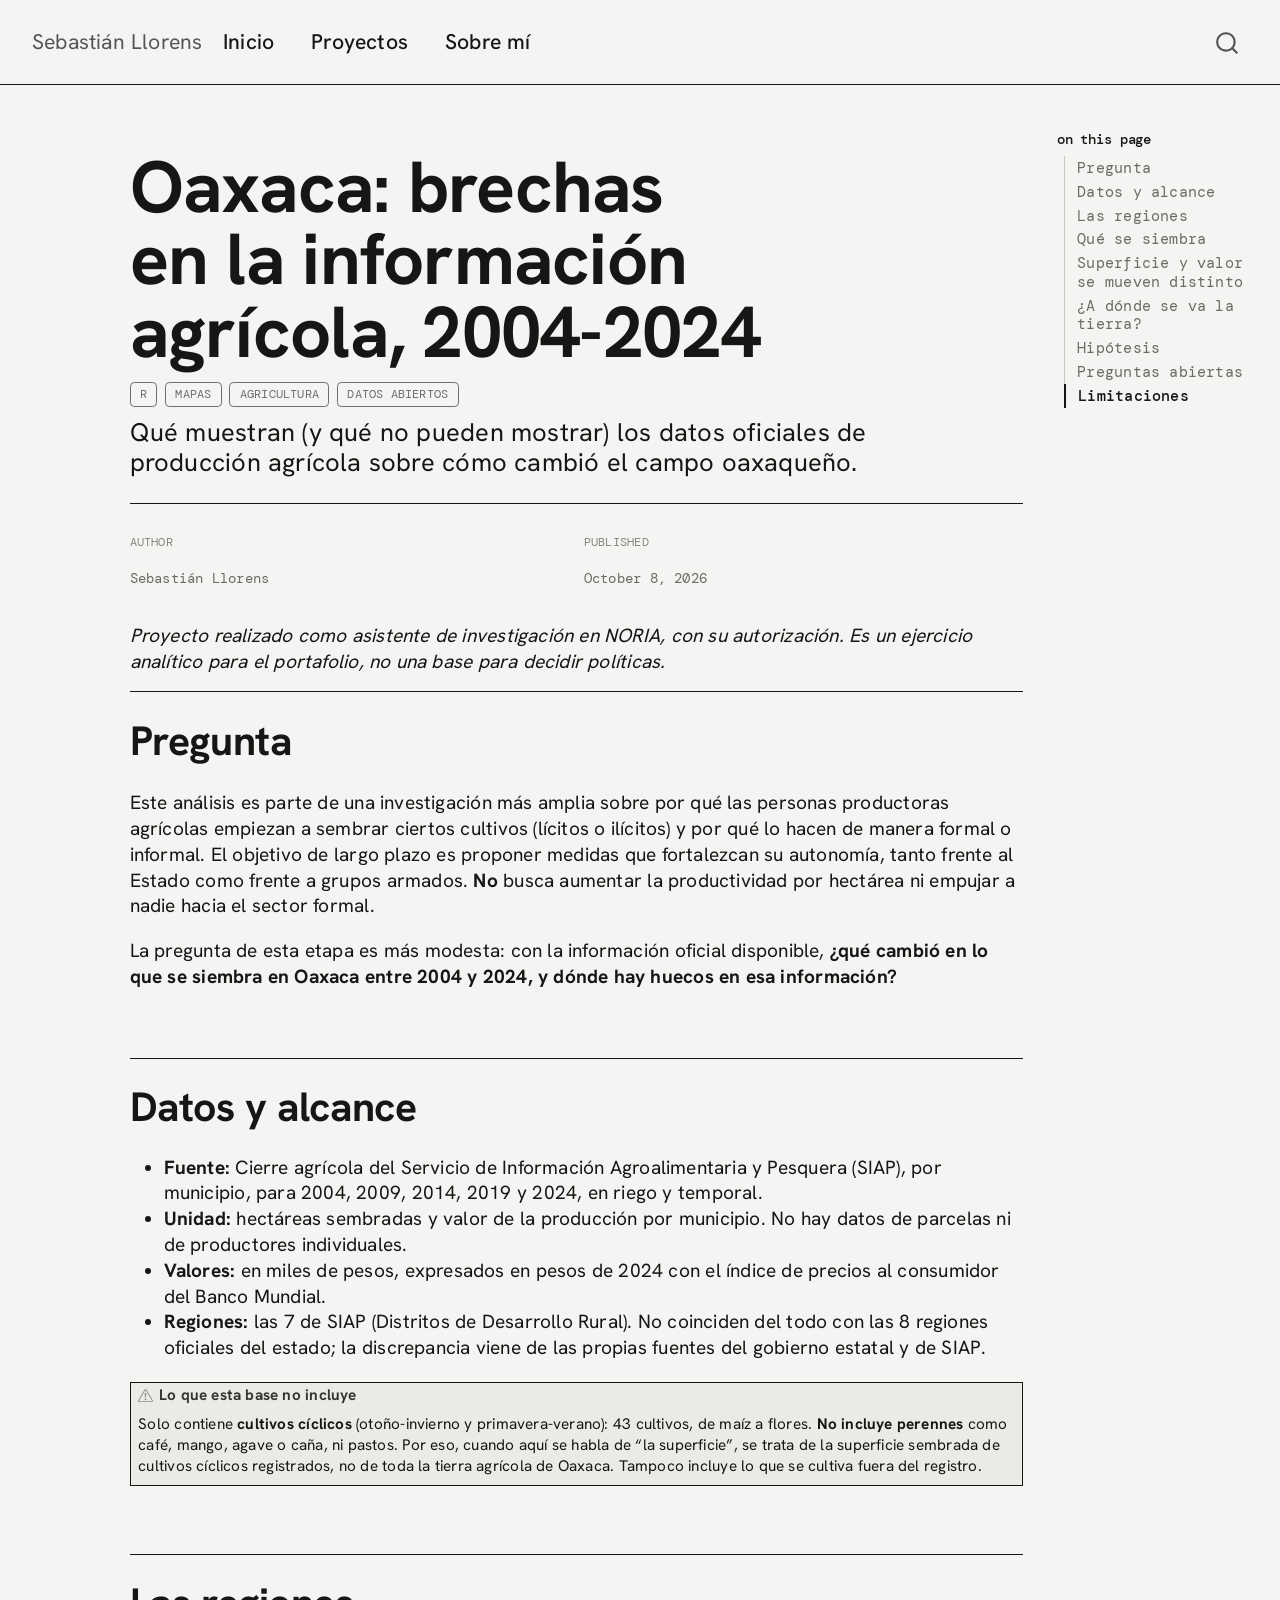
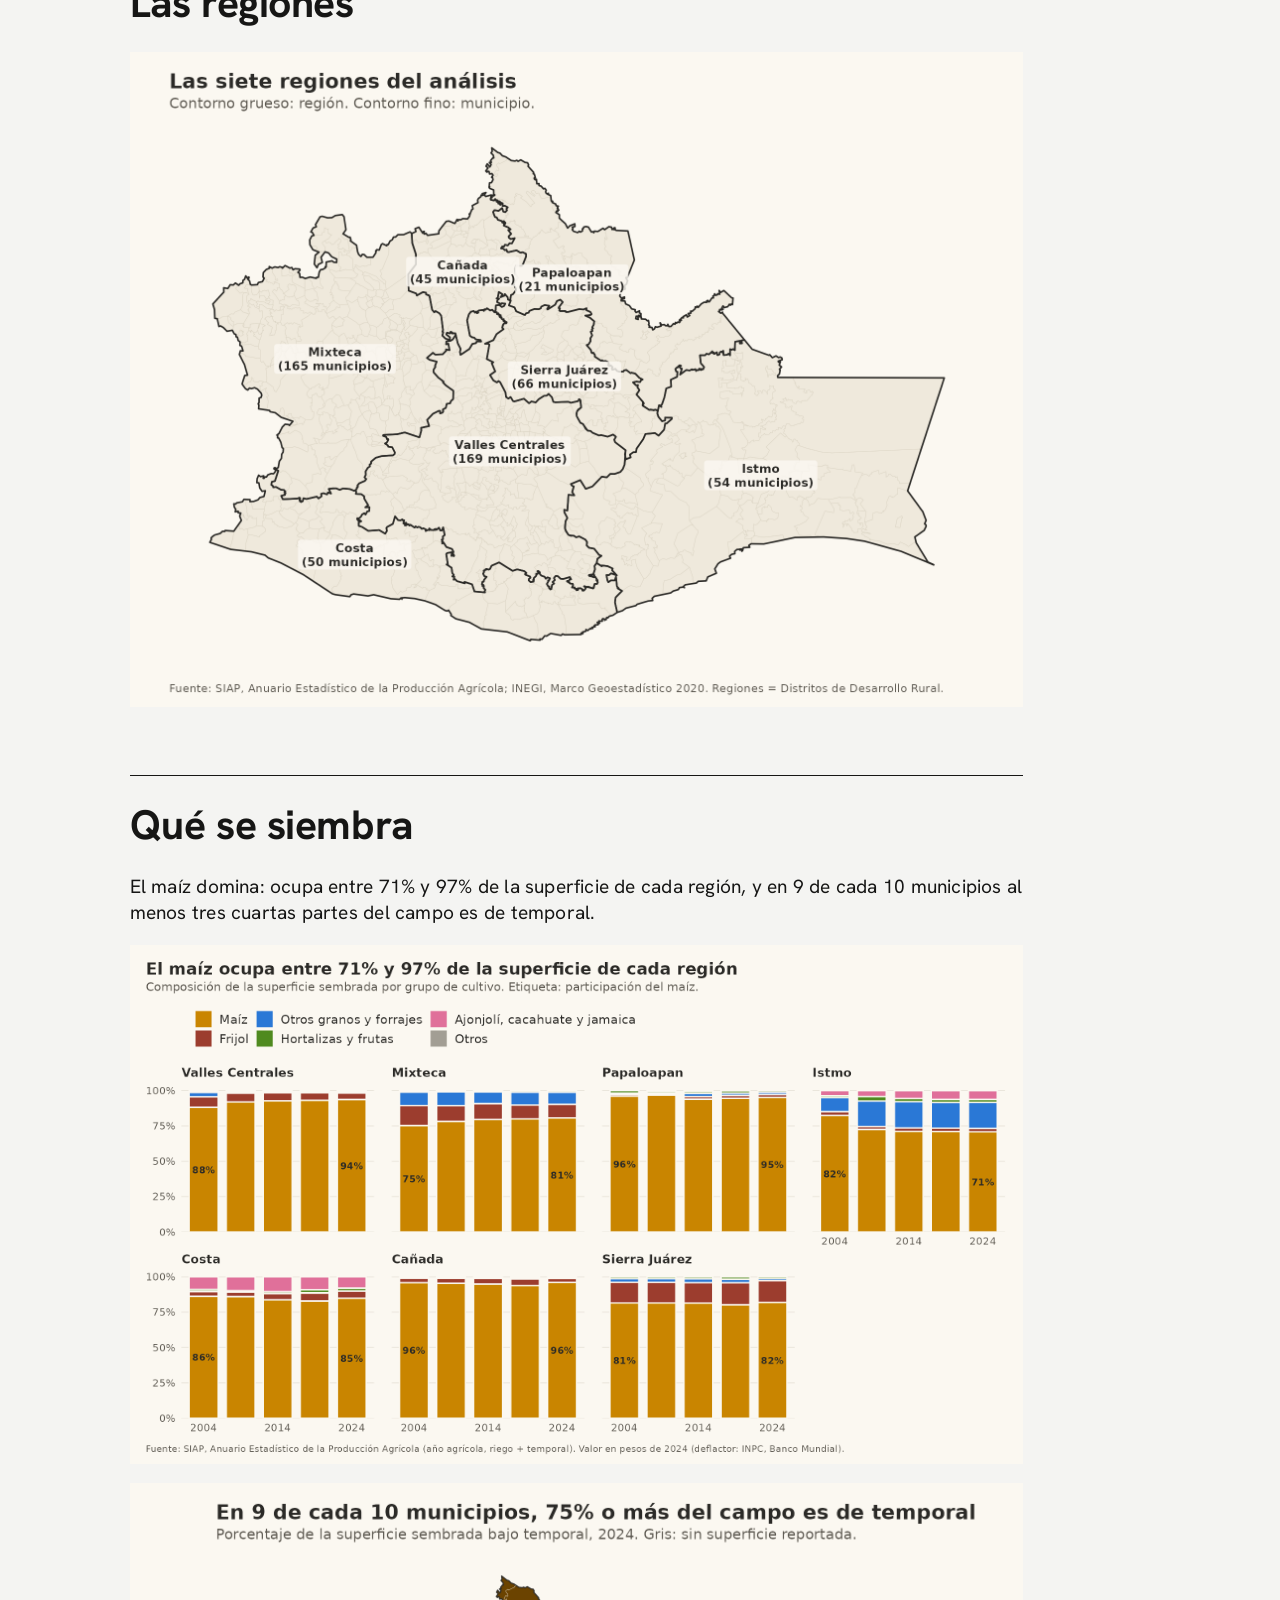
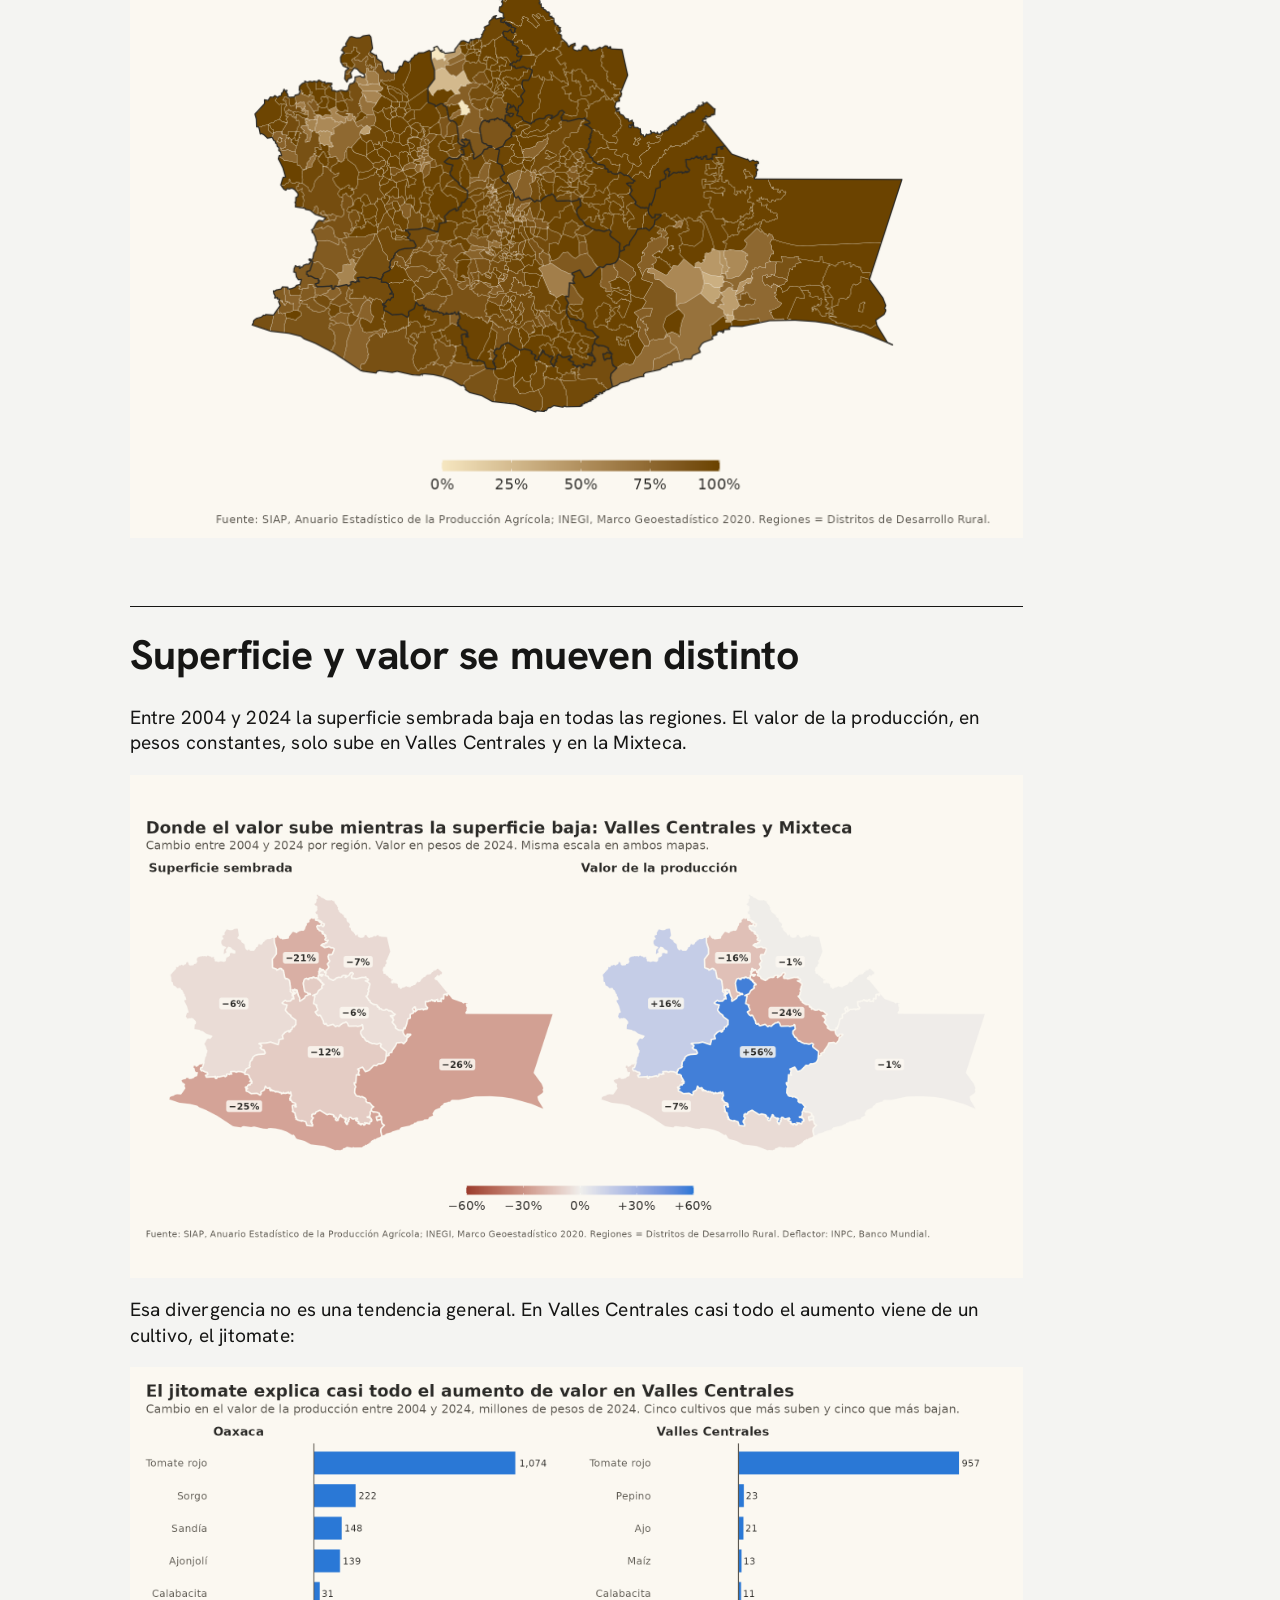
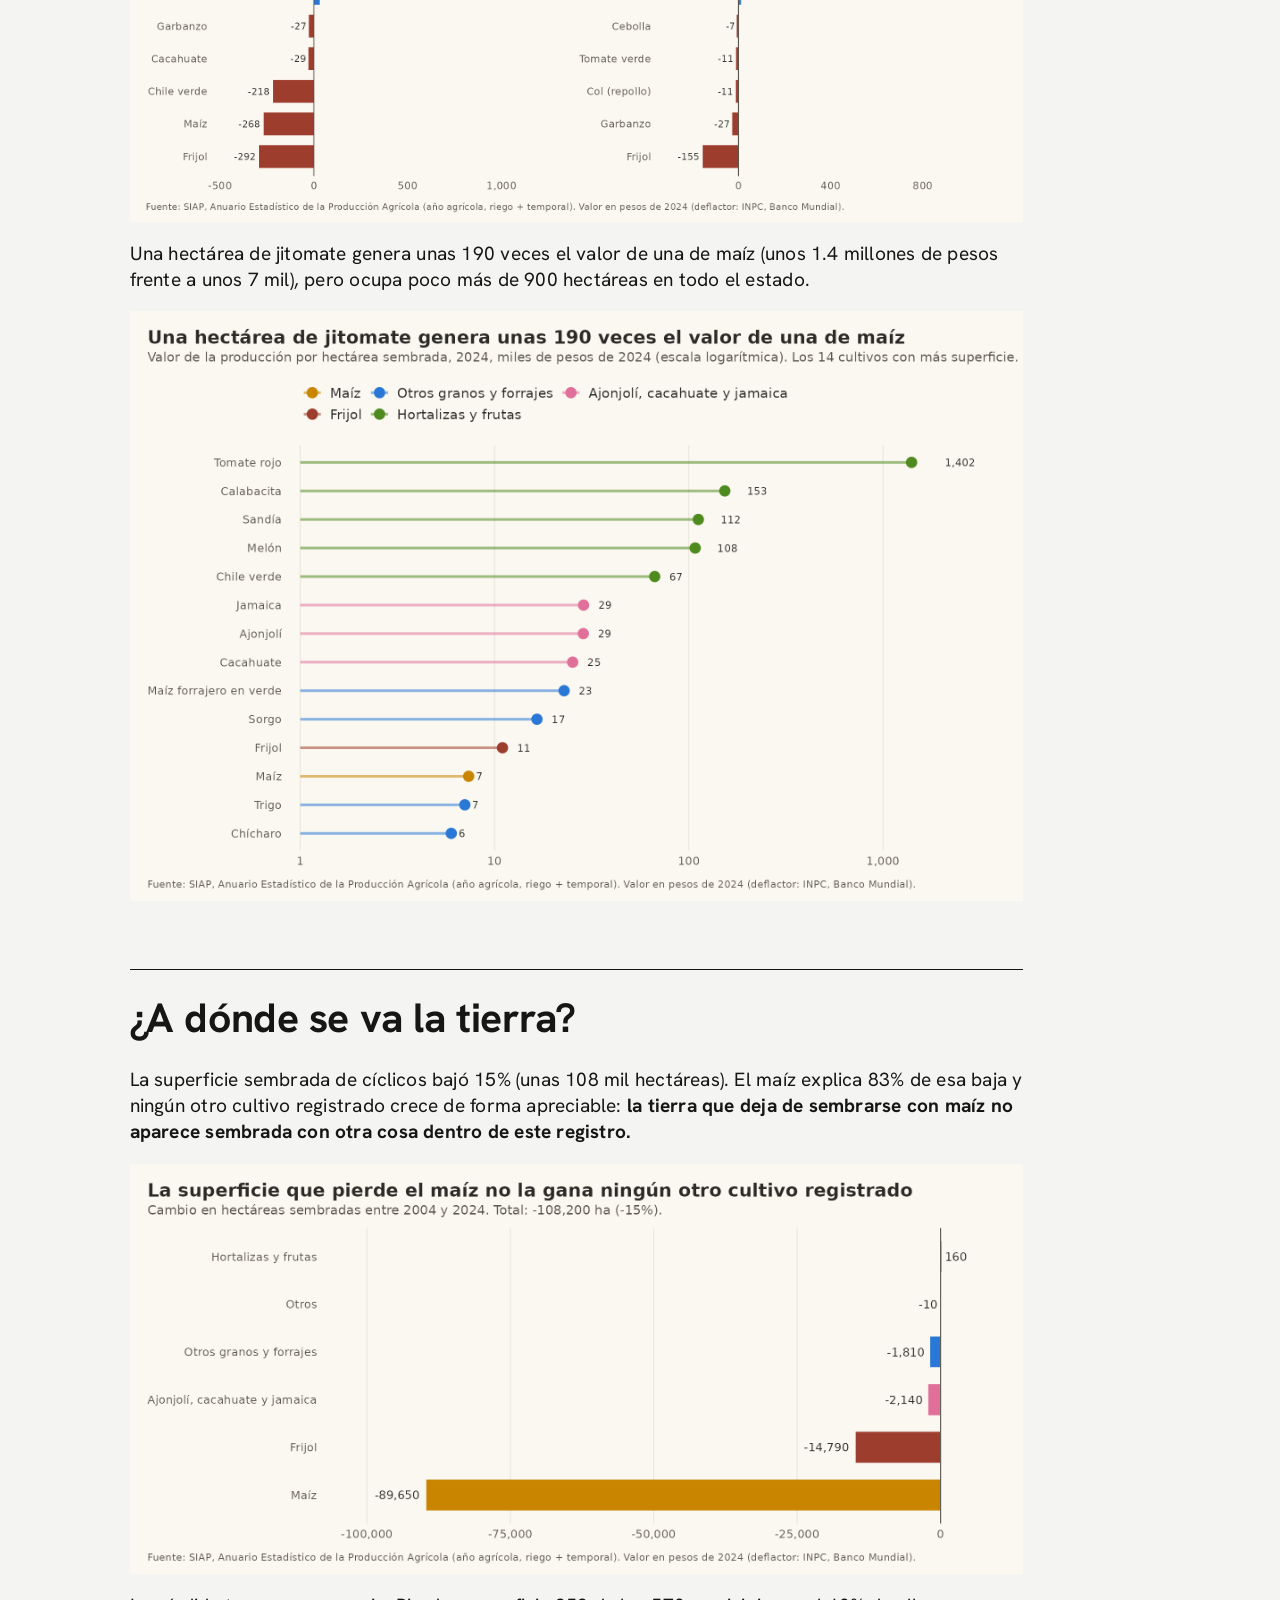
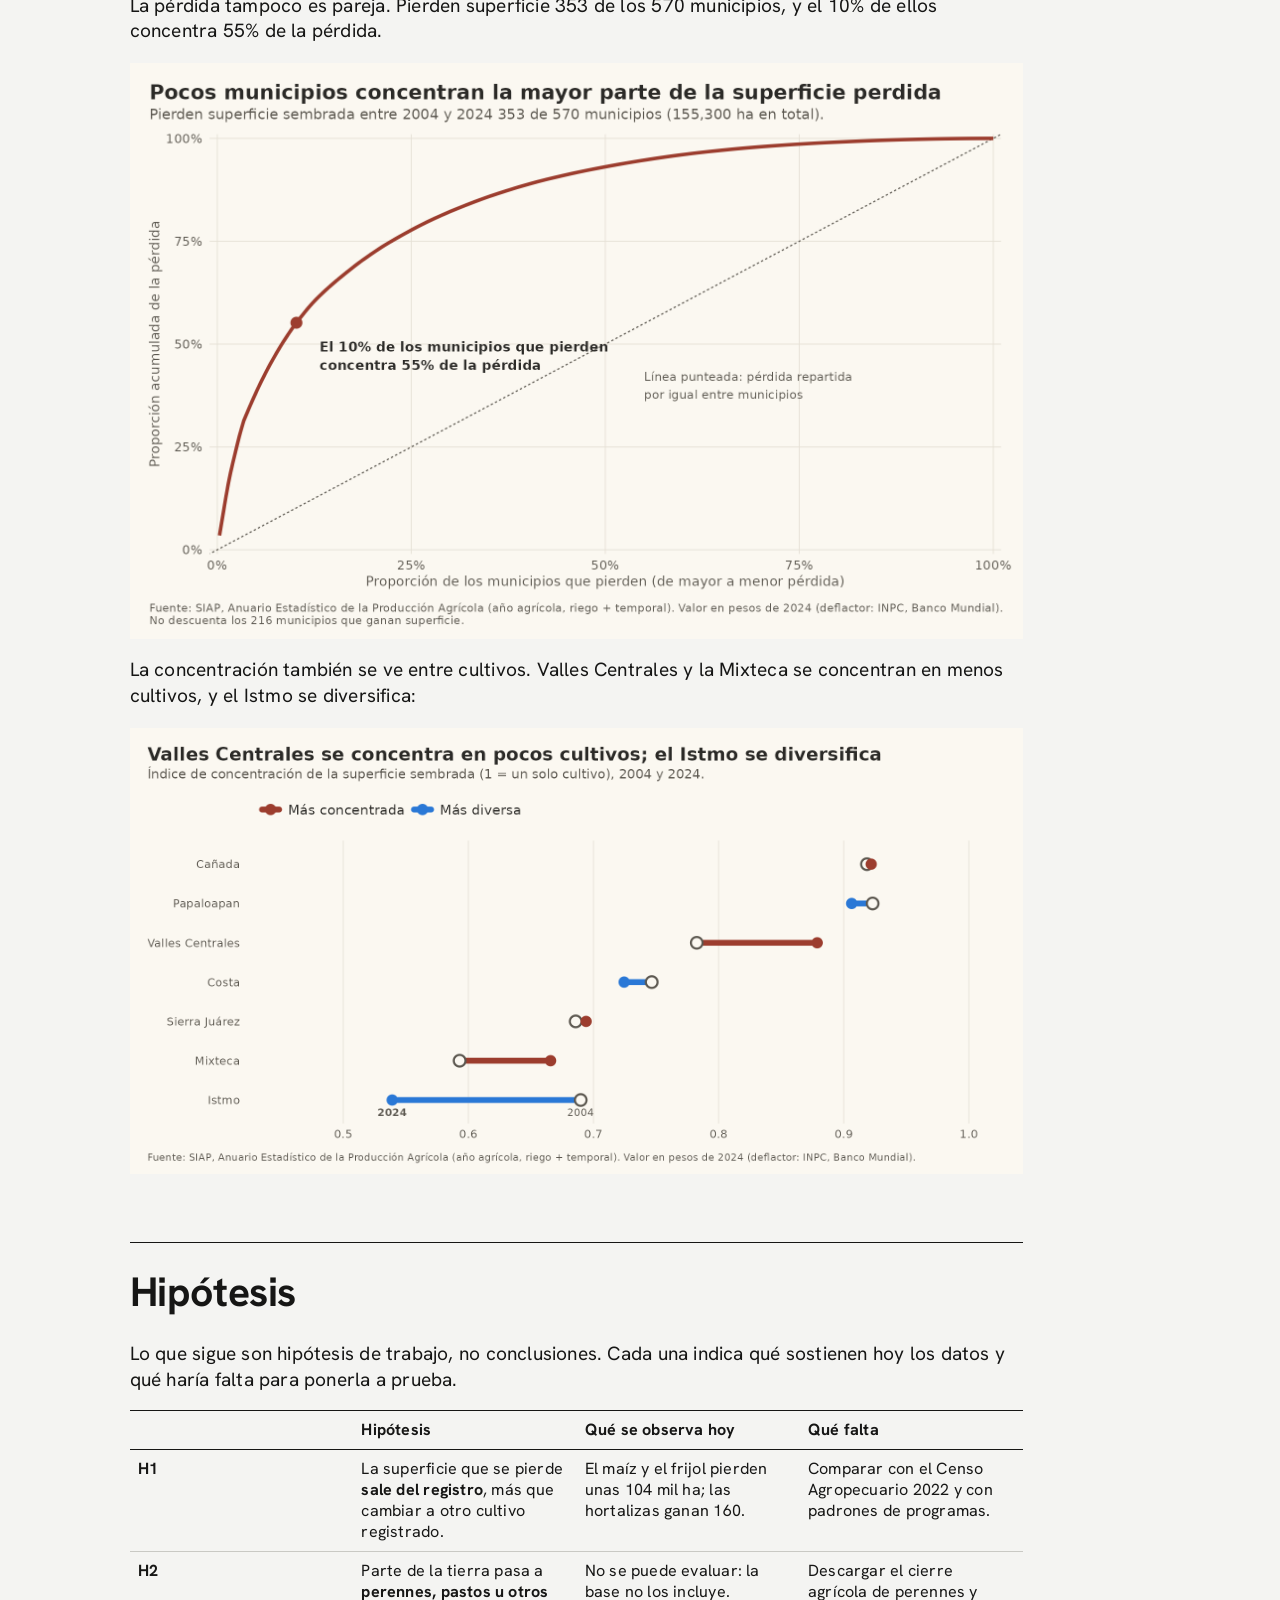
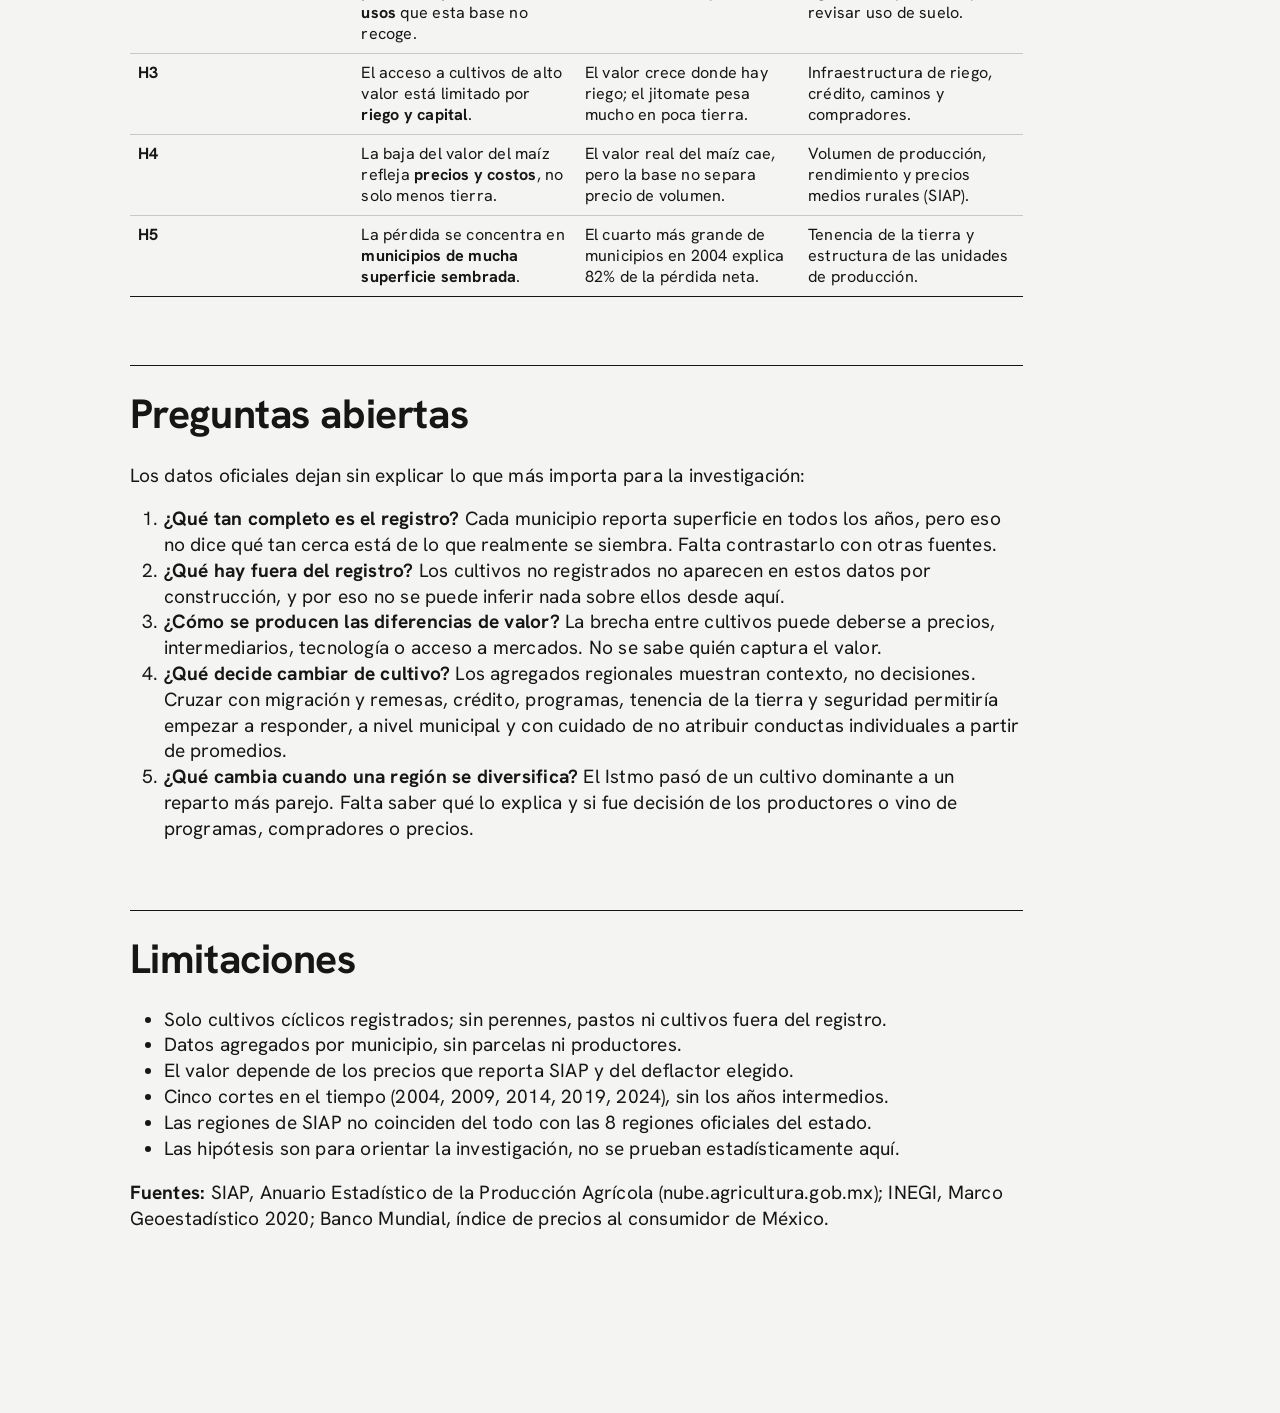
<file: proyectos/oaxaca/index.html>
<!DOCTYPE html>
<html xmlns="http://www.w3.org/1999/xhtml" lang="en" xml:lang="en"><head>

<meta charset="utf-8">
<meta name="generator" content="quarto-1.5.56">

<meta name="viewport" content="width=device-width, initial-scale=1.0, user-scalable=yes">

<meta name="author" content="Sebastián Llorens">
<meta name="dcterms.date" content="2026-10-08">
<meta name="description" content="Qué muestran (y qué no pueden mostrar) los datos oficiales de producción agrícola sobre cómo cambió el campo oaxaqueño.">

<title>Oaxaca: brechas en la información agrícola, 2004-2024 – Sebastián Llorens</title>
<style>
code{white-space: pre-wrap;}
span.smallcaps{font-variant: small-caps;}
div.columns{display: flex; gap: min(4vw, 1.5em);}
div.column{flex: auto; overflow-x: auto;}
div.hanging-indent{margin-left: 1.5em; text-indent: -1.5em;}
ul.task-list{list-style: none;}
ul.task-list li input[type="checkbox"] {
  width: 0.8em;
  margin: 0 0.8em 0.2em -1em; /* quarto-specific, see https://github.com/quarto-dev/quarto-cli/issues/4556 */ 
  vertical-align: middle;
}
</style>


<script src="../../site_libs/quarto-nav/quarto-nav.js"></script>
<script src="../../site_libs/quarto-nav/headroom.min.js"></script>
<script src="../../site_libs/clipboard/clipboard.min.js"></script>
<script src="../../site_libs/quarto-search/autocomplete.umd.js"></script>
<script src="../../site_libs/quarto-search/fuse.min.js"></script>
<script src="../../site_libs/quarto-search/quarto-search.js"></script>
<meta name="quarto:offset" content="../../">
<script src="../../site_libs/quarto-html/quarto.js"></script>
<script src="../../site_libs/quarto-html/popper.min.js"></script>
<script src="../../site_libs/quarto-html/tippy.umd.min.js"></script>
<script src="../../site_libs/quarto-html/anchor.min.js"></script>
<link href="../../site_libs/quarto-html/tippy.css" rel="stylesheet">
<link href="../../site_libs/quarto-html/quarto-syntax-highlighting.css" rel="stylesheet" id="quarto-text-highlighting-styles">
<script src="../../site_libs/bootstrap/bootstrap.min.js"></script>
<link href="../../site_libs/bootstrap/bootstrap-icons.css" rel="stylesheet">
<link href="../../site_libs/bootstrap/bootstrap.min.css" rel="stylesheet" id="quarto-bootstrap" data-mode="light">
<script id="quarto-search-options" type="application/json">{
  "location": "navbar",
  "copy-button": false,
  "collapse-after": 3,
  "panel-placement": "end",
  "type": "overlay",
  "limit": 50,
  "keyboard-shortcut": [
    "f",
    "/",
    "s"
  ],
  "show-item-context": false,
  "language": {
    "search-no-results-text": "No results",
    "search-matching-documents-text": "matching documents",
    "search-copy-link-title": "Copy link to search",
    "search-hide-matches-text": "Hide additional matches",
    "search-more-match-text": "more match in this document",
    "search-more-matches-text": "more matches in this document",
    "search-clear-button-title": "Clear",
    "search-text-placeholder": "",
    "search-detached-cancel-button-title": "Cancel",
    "search-submit-button-title": "Submit",
    "search-label": "Search"
  }
}</script>


<link rel="stylesheet" href="../../styles.css">
</head>

<body class="nav-fixed">

<div id="quarto-search-results"></div>
  <header id="quarto-header" class="headroom fixed-top">
    <nav class="navbar navbar-expand-lg " data-bs-theme="dark">
      <div class="navbar-container container-fluid">
      <div class="navbar-brand-container mx-auto">
    <a class="navbar-brand" href="../../index.html">
    <span class="navbar-title">Sebastián Llorens</span>
    </a>
  </div>
            <div id="quarto-search" class="" title="Search"></div>
          <button class="navbar-toggler" type="button" data-bs-toggle="collapse" data-bs-target="#navbarCollapse" aria-controls="navbarCollapse" role="menu" aria-expanded="false" aria-label="Toggle navigation" onclick="if (window.quartoToggleHeadroom) { window.quartoToggleHeadroom(); }">
  <span class="navbar-toggler-icon"></span>
</button>
          <div class="collapse navbar-collapse" id="navbarCollapse">
            <ul class="navbar-nav navbar-nav-scroll me-auto">
  <li class="nav-item">
    <a class="nav-link" href="../../index.html"> 
<span class="menu-text">Inicio</span></a>
  </li>  
  <li class="nav-item">
    <a class="nav-link" href="../../proyectos.html"> 
<span class="menu-text">Proyectos</span></a>
  </li>  
  <li class="nav-item">
    <a class="nav-link" href="../../about.html"> 
<span class="menu-text">Sobre mí</span></a>
  </li>  
</ul>
          </div> <!-- /navcollapse -->
            <div class="quarto-navbar-tools">
</div>
      </div> <!-- /container-fluid -->
    </nav>
</header>
<!-- content -->
<div id="quarto-content" class="quarto-container page-columns page-rows-contents page-layout-article page-navbar">
<!-- sidebar -->
<!-- margin-sidebar -->
    <div id="quarto-margin-sidebar" class="sidebar margin-sidebar">
        <nav id="TOC" role="doc-toc" class="toc-active">
    <h2 id="toc-title">On this page</h2>
   
  <ul>
  <li><a href="#pregunta" id="toc-pregunta" class="nav-link active" data-scroll-target="#pregunta">Pregunta</a></li>
  <li><a href="#datos-y-alcance" id="toc-datos-y-alcance" class="nav-link" data-scroll-target="#datos-y-alcance">Datos y alcance</a></li>
  <li><a href="#las-regiones" id="toc-las-regiones" class="nav-link" data-scroll-target="#las-regiones">Las regiones</a></li>
  <li><a href="#qué-se-siembra" id="toc-qué-se-siembra" class="nav-link" data-scroll-target="#qué-se-siembra">Qué se siembra</a></li>
  <li><a href="#superficie-y-valor-se-mueven-distinto" id="toc-superficie-y-valor-se-mueven-distinto" class="nav-link" data-scroll-target="#superficie-y-valor-se-mueven-distinto">Superficie y valor se mueven distinto</a></li>
  <li><a href="#a-dónde-se-va-la-tierra" id="toc-a-dónde-se-va-la-tierra" class="nav-link" data-scroll-target="#a-dónde-se-va-la-tierra">¿A dónde se va la tierra?</a></li>
  <li><a href="#hipótesis" id="toc-hipótesis" class="nav-link" data-scroll-target="#hipótesis">Hipótesis</a></li>
  <li><a href="#preguntas-abiertas" id="toc-preguntas-abiertas" class="nav-link" data-scroll-target="#preguntas-abiertas">Preguntas abiertas</a></li>
  <li><a href="#limitaciones" id="toc-limitaciones" class="nav-link" data-scroll-target="#limitaciones">Limitaciones</a></li>
  </ul>
</nav>
    </div>
<!-- main -->
<main class="content" id="quarto-document-content">

<header id="title-block-header" class="quarto-title-block default">
<div class="quarto-title">
<h1 class="title">Oaxaca: brechas en la información agrícola, 2004-2024</h1>
  <div class="quarto-categories">
    <div class="quarto-category">R</div>
    <div class="quarto-category">mapas</div>
    <div class="quarto-category">agricultura</div>
    <div class="quarto-category">datos abiertos</div>
  </div>
  </div>

<div>
  <div class="description">
    Qué muestran (y qué no pueden mostrar) los datos oficiales de producción agrícola sobre cómo cambió el campo oaxaqueño.
  </div>
</div>


<div class="quarto-title-meta">

    <div>
    <div class="quarto-title-meta-heading">Author</div>
    <div class="quarto-title-meta-contents">
             <p>Sebastián Llorens </p>
          </div>
  </div>
    
    <div>
    <div class="quarto-title-meta-heading">Published</div>
    <div class="quarto-title-meta-contents">
      <p class="date">October 8, 2026</p>
    </div>
  </div>
  
    
  </div>
  


</header>


<p><em>Proyecto realizado como asistente de investigación en NORIA, con su autorización. Es un ejercicio analítico para el portafolio, no una base para decidir políticas.</em></p>
<section id="pregunta" class="level2">
<h2 class="anchored" data-anchor-id="pregunta">Pregunta</h2>
<p>Este análisis es parte de una investigación más amplia sobre por qué las personas productoras agrícolas empiezan a sembrar ciertos cultivos (lícitos o ilícitos) y por qué lo hacen de manera formal o informal. El objetivo de largo plazo es proponer medidas que fortalezcan su autonomía, tanto frente al Estado como frente a grupos armados. <strong>No</strong> busca aumentar la productividad por hectárea ni empujar a nadie hacia el sector formal.</p>
<p>La pregunta de esta etapa es más modesta: con la información oficial disponible, <strong>¿qué cambió en lo que se siembra en Oaxaca entre 2004 y 2024, y dónde hay huecos en esa información?</strong></p>
</section>
<section id="datos-y-alcance" class="level2">
<h2 class="anchored" data-anchor-id="datos-y-alcance">Datos y alcance</h2>
<ul>
<li><strong>Fuente:</strong> Cierre agrícola del Servicio de Información Agroalimentaria y Pesquera (SIAP), por municipio, para 2004, 2009, 2014, 2019 y 2024, en riego y temporal.</li>
<li><strong>Unidad:</strong> hectáreas sembradas y valor de la producción por municipio. No hay datos de parcelas ni de productores individuales.</li>
<li><strong>Valores:</strong> en miles de pesos, expresados en pesos de 2024 con el índice de precios al consumidor del Banco Mundial.</li>
<li><strong>Regiones:</strong> las 7 de SIAP (Distritos de Desarrollo Rural). No coinciden del todo con las 8 regiones oficiales del estado; la discrepancia viene de las propias fuentes del gobierno estatal y de SIAP.</li>
</ul>
<div class="callout callout-style-default callout-warning callout-titled">
<div class="callout-header d-flex align-content-center">
<div class="callout-icon-container">
<i class="callout-icon"></i>
</div>
<div class="callout-title-container flex-fill">
Lo que esta base no incluye
</div>
</div>
<div class="callout-body-container callout-body">
<p>Solo contiene <strong>cultivos cíclicos</strong> (otoño-invierno y primavera-verano): 43 cultivos, de maíz a flores. <strong>No incluye perennes</strong> como café, mango, agave o caña, ni pastos. Por eso, cuando aquí se habla de “la superficie”, se trata de la superficie sembrada de cultivos cíclicos registrados, no de toda la tierra agrícola de Oaxaca. Tampoco incluye lo que se cultiva fuera del registro.</p>
</div>
</div>
</section>
<section id="las-regiones" class="level2">
<h2 class="anchored" data-anchor-id="las-regiones">Las regiones</h2>
<p><img src="figuras/07_mapa_regiones.png" class="img-fluid" alt="Mapa de Oaxaca con sus siete regiones de análisis y el número de municipios de cada una."></p>
</section>
<section id="qué-se-siembra" class="level2">
<h2 class="anchored" data-anchor-id="qué-se-siembra">Qué se siembra</h2>
<p>El maíz domina: ocupa entre 71% y 97% de la superficie de cada región, y en 9 de cada 10 municipios al menos tres cuartas partes del campo es de temporal.</p>
<p><img src="figuras/05_composicion_cultivos.png" class="img-fluid" alt="Barras apiladas con la composición de la superficie sembrada por cultivo en cada región y año."></p>
<p><img src="figuras/09_mapa_temporal_municipal.png" class="img-fluid" alt="Mapa municipal del porcentaje de superficie bajo temporal en 2024; la gran mayoría de los municipios supera el 75 por ciento."></p>
</section>
<section id="superficie-y-valor-se-mueven-distinto" class="level2">
<h2 class="anchored" data-anchor-id="superficie-y-valor-se-mueven-distinto">Superficie y valor se mueven distinto</h2>
<p>Entre 2004 y 2024 la superficie sembrada baja en todas las regiones. El valor de la producción, en pesos constantes, solo sube en Valles Centrales y en la Mixteca.</p>
<p><img src="figuras/08_mapa_divergencia.png" class="img-fluid" alt="Dos mapas de las regiones de Oaxaca: cambio en superficie sembrada y cambio en valor de la producción entre 2004 y 2024, con la misma escala."></p>
<p>Esa divergencia no es una tendencia general. En Valles Centrales casi todo el aumento viene de un cultivo, el jitomate:</p>
<p><img src="figuras/12_cultivos_que_explican_el_cambio.png" class="img-fluid" alt="Barras con los cultivos que más suben y más bajan en valor entre 2004 y 2024, en Oaxaca y en Valles Centrales; el jitomate domina el aumento."></p>
<p>Una hectárea de jitomate genera unas 190 veces el valor de una de maíz (unos 1.4 millones de pesos frente a unos 7 mil), pero ocupa poco más de 900 hectáreas en todo el estado.</p>
<p><img src="figuras/11_valor_por_hectarea_cultivos.png" class="img-fluid" alt="Valor por hectárea de los 14 cultivos con más superficie en 2024, en escala logarítmica; el jitomate está muy por encima del resto y el maíz entre los más bajos."></p>
</section>
<section id="a-dónde-se-va-la-tierra" class="level2">
<h2 class="anchored" data-anchor-id="a-dónde-se-va-la-tierra">¿A dónde se va la tierra?</h2>
<p>La superficie sembrada de cíclicos bajó 15% (unas 108 mil hectáreas). El maíz explica 83% de esa baja y ningún otro cultivo registrado crece de forma apreciable: <strong>la tierra que deja de sembrarse con maíz no aparece sembrada con otra cosa dentro de este registro.</strong></p>
<p><img src="figuras/13_balance_hectareas.png" class="img-fluid" alt="Cambio en hectáreas sembradas por grupo de cultivo entre 2004 y 2024; el maíz pierde cerca de 90 mil hectáreas y el frijol cerca de 15 mil; hortalizas y frutas apenas ganan 160."></p>
<p>La pérdida tampoco es pareja. Pierden superficie 353 de los 570 municipios, y el 10% de ellos concentra 55% de la pérdida.</p>
<p><img src="figuras/14_concentracion_perdida_municipios.png" class="img-fluid" alt="Curva de concentración: proporción acumulada de la superficie perdida frente a la proporción de municipios que pierden, ordenados de mayor a menor pérdida."></p>
<p>La concentración también se ve entre cultivos. Valles Centrales y la Mixteca se concentran en menos cultivos, y el Istmo se diversifica:</p>
<p><img src="figuras/10_concentracion_cultivos.png" class="img-fluid" alt="Índice de concentración de la superficie por cultivo en cada región, 2004 y 2024."></p>
</section>
<section id="hipótesis" class="level2">
<h2 class="anchored" data-anchor-id="hipótesis">Hipótesis</h2>
<p>Lo que sigue son hipótesis de trabajo, no conclusiones. Cada una indica qué sostienen hoy los datos y qué haría falta para ponerla a prueba.</p>
<table class="caption-top table">
<colgroup>
<col style="width: 25%">
<col style="width: 25%">
<col style="width: 25%">
<col style="width: 25%">
</colgroup>
<thead>
<tr class="header">
<th></th>
<th>Hipótesis</th>
<th>Qué se observa hoy</th>
<th>Qué falta</th>
</tr>
</thead>
<tbody>
<tr class="odd">
<td><strong>H1</strong></td>
<td>La superficie que se pierde <strong>sale del registro</strong>, más que cambiar a otro cultivo registrado.</td>
<td>El maíz y el frijol pierden unas 104 mil ha; las hortalizas ganan 160.</td>
<td>Comparar con el Censo Agropecuario 2022 y con padrones de programas.</td>
</tr>
<tr class="even">
<td><strong>H2</strong></td>
<td>Parte de la tierra pasa a <strong>perennes, pastos u otros usos</strong> que esta base no recoge.</td>
<td>No se puede evaluar: la base no los incluye.</td>
<td>Descargar el cierre agrícola de perennes y revisar uso de suelo.</td>
</tr>
<tr class="odd">
<td><strong>H3</strong></td>
<td>El acceso a cultivos de alto valor está limitado por <strong>riego y capital</strong>.</td>
<td>El valor crece donde hay riego; el jitomate pesa mucho en poca tierra.</td>
<td>Infraestructura de riego, crédito, caminos y compradores.</td>
</tr>
<tr class="even">
<td><strong>H4</strong></td>
<td>La baja del valor del maíz refleja <strong>precios y costos</strong>, no solo menos tierra.</td>
<td>El valor real del maíz cae, pero la base no separa precio de volumen.</td>
<td>Volumen de producción, rendimiento y precios medios rurales (SIAP).</td>
</tr>
<tr class="odd">
<td><strong>H5</strong></td>
<td>La pérdida se concentra en <strong>municipios de mucha superficie sembrada</strong>.</td>
<td>El cuarto más grande de municipios en 2004 explica 82% de la pérdida neta.</td>
<td>Tenencia de la tierra y estructura de las unidades de producción.</td>
</tr>
</tbody>
</table>
</section>
<section id="preguntas-abiertas" class="level2">
<h2 class="anchored" data-anchor-id="preguntas-abiertas">Preguntas abiertas</h2>
<p>Los datos oficiales dejan sin explicar lo que más importa para la investigación:</p>
<ol type="1">
<li><strong>¿Qué tan completo es el registro?</strong> Cada municipio reporta superficie en todos los años, pero eso no dice qué tan cerca está de lo que realmente se siembra. Falta contrastarlo con otras fuentes.</li>
<li><strong>¿Qué hay fuera del registro?</strong> Los cultivos no registrados no aparecen en estos datos por construcción, y por eso no se puede inferir nada sobre ellos desde aquí.</li>
<li><strong>¿Cómo se producen las diferencias de valor?</strong> La brecha entre cultivos puede deberse a precios, intermediarios, tecnología o acceso a mercados. No se sabe quién captura el valor.</li>
<li><strong>¿Qué decide cambiar de cultivo?</strong> Los agregados regionales muestran contexto, no decisiones. Cruzar con migración y remesas, crédito, programas, tenencia de la tierra y seguridad permitiría empezar a responder, a nivel municipal y con cuidado de no atribuir conductas individuales a partir de promedios.</li>
<li><strong>¿Qué cambia cuando una región se diversifica?</strong> El Istmo pasó de un cultivo dominante a un reparto más parejo. Falta saber qué lo explica y si fue decisión de los productores o vino de programas, compradores o precios.</li>
</ol>
</section>
<section id="limitaciones" class="level2">
<h2 class="anchored" data-anchor-id="limitaciones">Limitaciones</h2>
<ul>
<li>Solo cultivos cíclicos registrados; sin perennes, pastos ni cultivos fuera del registro.</li>
<li>Datos agregados por municipio, sin parcelas ni productores.</li>
<li>El valor depende de los precios que reporta SIAP y del deflactor elegido.</li>
<li>Cinco cortes en el tiempo (2004, 2009, 2014, 2019, 2024), sin los años intermedios.</li>
<li>Las regiones de SIAP no coinciden del todo con las 8 regiones oficiales del estado.</li>
<li>Las hipótesis son para orientar la investigación, no se prueban estadísticamente aquí.</li>
</ul>
<p><strong>Fuentes:</strong> SIAP, Anuario Estadístico de la Producción Agrícola (nube.agricultura.gob.mx); INEGI, Marco Geoestadístico 2020; Banco Mundial, índice de precios al consumidor de México.</p>


</section>

</main> <!-- /main -->
<script id="quarto-html-after-body" type="application/javascript">
window.document.addEventListener("DOMContentLoaded", function (event) {
  const toggleBodyColorMode = (bsSheetEl) => {
    const mode = bsSheetEl.getAttribute("data-mode");
    const bodyEl = window.document.querySelector("body");
    if (mode === "dark") {
      bodyEl.classList.add("quarto-dark");
      bodyEl.classList.remove("quarto-light");
    } else {
      bodyEl.classList.add("quarto-light");
      bodyEl.classList.remove("quarto-dark");
    }
  }
  const toggleBodyColorPrimary = () => {
    const bsSheetEl = window.document.querySelector("link#quarto-bootstrap");
    if (bsSheetEl) {
      toggleBodyColorMode(bsSheetEl);
    }
  }
  toggleBodyColorPrimary();  
  const icon = "";
  const anchorJS = new window.AnchorJS();
  anchorJS.options = {
    placement: 'right',
    icon: icon
  };
  anchorJS.add('.anchored');
  const isCodeAnnotation = (el) => {
    for (const clz of el.classList) {
      if (clz.startsWith('code-annotation-')) {                     
        return true;
      }
    }
    return false;
  }
  const onCopySuccess = function(e) {
    // button target
    const button = e.trigger;
    // don't keep focus
    button.blur();
    // flash "checked"
    button.classList.add('code-copy-button-checked');
    var currentTitle = button.getAttribute("title");
    button.setAttribute("title", "Copied!");
    let tooltip;
    if (window.bootstrap) {
      button.setAttribute("data-bs-toggle", "tooltip");
      button.setAttribute("data-bs-placement", "left");
      button.setAttribute("data-bs-title", "Copied!");
      tooltip = new bootstrap.Tooltip(button, 
        { trigger: "manual", 
          customClass: "code-copy-button-tooltip",
          offset: [0, -8]});
      tooltip.show();    
    }
    setTimeout(function() {
      if (tooltip) {
        tooltip.hide();
        button.removeAttribute("data-bs-title");
        button.removeAttribute("data-bs-toggle");
        button.removeAttribute("data-bs-placement");
      }
      button.setAttribute("title", currentTitle);
      button.classList.remove('code-copy-button-checked');
    }, 1000);
    // clear code selection
    e.clearSelection();
  }
  const getTextToCopy = function(trigger) {
      const codeEl = trigger.previousElementSibling.cloneNode(true);
      for (const childEl of codeEl.children) {
        if (isCodeAnnotation(childEl)) {
          childEl.remove();
        }
      }
      return codeEl.innerText;
  }
  const clipboard = new window.ClipboardJS('.code-copy-button:not([data-in-quarto-modal])', {
    text: getTextToCopy
  });
  clipboard.on('success', onCopySuccess);
  if (window.document.getElementById('quarto-embedded-source-code-modal')) {
    // For code content inside modals, clipBoardJS needs to be initialized with a container option
    // TODO: Check when it could be a function (https://github.com/zenorocha/clipboard.js/issues/860)
    const clipboardModal = new window.ClipboardJS('.code-copy-button[data-in-quarto-modal]', {
      text: getTextToCopy,
      container: window.document.getElementById('quarto-embedded-source-code-modal')
    });
    clipboardModal.on('success', onCopySuccess);
  }
    var localhostRegex = new RegExp(/^(?:http|https):\/\/localhost\:?[0-9]*\//);
    var mailtoRegex = new RegExp(/^mailto:/);
      var filterRegex = new RegExp("https:\/\/llorens77\.github\.io\/");
    var isInternal = (href) => {
        return filterRegex.test(href) || localhostRegex.test(href) || mailtoRegex.test(href);
    }
    // Inspect non-navigation links and adorn them if external
 	var links = window.document.querySelectorAll('a[href]:not(.nav-link):not(.navbar-brand):not(.toc-action):not(.sidebar-link):not(.sidebar-item-toggle):not(.pagination-link):not(.no-external):not([aria-hidden]):not(.dropdown-item):not(.quarto-navigation-tool):not(.about-link)');
    for (var i=0; i<links.length; i++) {
      const link = links[i];
      if (!isInternal(link.href)) {
        // undo the damage that might have been done by quarto-nav.js in the case of
        // links that we want to consider external
        if (link.dataset.originalHref !== undefined) {
          link.href = link.dataset.originalHref;
        }
      }
    }
  function tippyHover(el, contentFn, onTriggerFn, onUntriggerFn) {
    const config = {
      allowHTML: true,
      maxWidth: 500,
      delay: 100,
      arrow: false,
      appendTo: function(el) {
          return el.parentElement;
      },
      interactive: true,
      interactiveBorder: 10,
      theme: 'quarto',
      placement: 'bottom-start',
    };
    if (contentFn) {
      config.content = contentFn;
    }
    if (onTriggerFn) {
      config.onTrigger = onTriggerFn;
    }
    if (onUntriggerFn) {
      config.onUntrigger = onUntriggerFn;
    }
    window.tippy(el, config); 
  }
  const noterefs = window.document.querySelectorAll('a[role="doc-noteref"]');
  for (var i=0; i<noterefs.length; i++) {
    const ref = noterefs[i];
    tippyHover(ref, function() {
      // use id or data attribute instead here
      let href = ref.getAttribute('data-footnote-href') || ref.getAttribute('href');
      try { href = new URL(href).hash; } catch {}
      const id = href.replace(/^#\/?/, "");
      const note = window.document.getElementById(id);
      if (note) {
        return note.innerHTML;
      } else {
        return "";
      }
    });
  }
  const xrefs = window.document.querySelectorAll('a.quarto-xref');
  const processXRef = (id, note) => {
    // Strip column container classes
    const stripColumnClz = (el) => {
      el.classList.remove("page-full", "page-columns");
      if (el.children) {
        for (const child of el.children) {
          stripColumnClz(child);
        }
      }
    }
    stripColumnClz(note)
    if (id === null || id.startsWith('sec-')) {
      // Special case sections, only their first couple elements
      const container = document.createElement("div");
      if (note.children && note.children.length > 2) {
        container.appendChild(note.children[0].cloneNode(true));
        for (let i = 1; i < note.children.length; i++) {
          const child = note.children[i];
          if (child.tagName === "P" && child.innerText === "") {
            continue;
          } else {
            container.appendChild(child.cloneNode(true));
            break;
          }
        }
        if (window.Quarto?.typesetMath) {
          window.Quarto.typesetMath(container);
        }
        return container.innerHTML
      } else {
        if (window.Quarto?.typesetMath) {
          window.Quarto.typesetMath(note);
        }
        return note.innerHTML;
      }
    } else {
      // Remove any anchor links if they are present
      const anchorLink = note.querySelector('a.anchorjs-link');
      if (anchorLink) {
        anchorLink.remove();
      }
      if (window.Quarto?.typesetMath) {
        window.Quarto.typesetMath(note);
      }
      // TODO in 1.5, we should make sure this works without a callout special case
      if (note.classList.contains("callout")) {
        return note.outerHTML;
      } else {
        return note.innerHTML;
      }
    }
  }
  for (var i=0; i<xrefs.length; i++) {
    const xref = xrefs[i];
    tippyHover(xref, undefined, function(instance) {
      instance.disable();
      let url = xref.getAttribute('href');
      let hash = undefined; 
      if (url.startsWith('#')) {
        hash = url;
      } else {
        try { hash = new URL(url).hash; } catch {}
      }
      if (hash) {
        const id = hash.replace(/^#\/?/, "");
        const note = window.document.getElementById(id);
        if (note !== null) {
          try {
            const html = processXRef(id, note.cloneNode(true));
            instance.setContent(html);
          } finally {
            instance.enable();
            instance.show();
          }
        } else {
          // See if we can fetch this
          fetch(url.split('#')[0])
          .then(res => res.text())
          .then(html => {
            const parser = new DOMParser();
            const htmlDoc = parser.parseFromString(html, "text/html");
            const note = htmlDoc.getElementById(id);
            if (note !== null) {
              const html = processXRef(id, note);
              instance.setContent(html);
            } 
          }).finally(() => {
            instance.enable();
            instance.show();
          });
        }
      } else {
        // See if we can fetch a full url (with no hash to target)
        // This is a special case and we should probably do some content thinning / targeting
        fetch(url)
        .then(res => res.text())
        .then(html => {
          const parser = new DOMParser();
          const htmlDoc = parser.parseFromString(html, "text/html");
          const note = htmlDoc.querySelector('main.content');
          if (note !== null) {
            // This should only happen for chapter cross references
            // (since there is no id in the URL)
            // remove the first header
            if (note.children.length > 0 && note.children[0].tagName === "HEADER") {
              note.children[0].remove();
            }
            const html = processXRef(null, note);
            instance.setContent(html);
          } 
        }).finally(() => {
          instance.enable();
          instance.show();
        });
      }
    }, function(instance) {
    });
  }
      let selectedAnnoteEl;
      const selectorForAnnotation = ( cell, annotation) => {
        let cellAttr = 'data-code-cell="' + cell + '"';
        let lineAttr = 'data-code-annotation="' +  annotation + '"';
        const selector = 'span[' + cellAttr + '][' + lineAttr + ']';
        return selector;
      }
      const selectCodeLines = (annoteEl) => {
        const doc = window.document;
        const targetCell = annoteEl.getAttribute("data-target-cell");
        const targetAnnotation = annoteEl.getAttribute("data-target-annotation");
        const annoteSpan = window.document.querySelector(selectorForAnnotation(targetCell, targetAnnotation));
        const lines = annoteSpan.getAttribute("data-code-lines").split(",");
        const lineIds = lines.map((line) => {
          return targetCell + "-" + line;
        })
        let top = null;
        let height = null;
        let parent = null;
        if (lineIds.length > 0) {
            //compute the position of the single el (top and bottom and make a div)
            const el = window.document.getElementById(lineIds[0]);
            top = el.offsetTop;
            height = el.offsetHeight;
            parent = el.parentElement.parentElement;
          if (lineIds.length > 1) {
            const lastEl = window.document.getElementById(lineIds[lineIds.length - 1]);
            const bottom = lastEl.offsetTop + lastEl.offsetHeight;
            height = bottom - top;
          }
          if (top !== null && height !== null && parent !== null) {
            // cook up a div (if necessary) and position it 
            let div = window.document.getElementById("code-annotation-line-highlight");
            if (div === null) {
              div = window.document.createElement("div");
              div.setAttribute("id", "code-annotation-line-highlight");
              div.style.position = 'absolute';
              parent.appendChild(div);
            }
            div.style.top = top - 2 + "px";
            div.style.height = height + 4 + "px";
            div.style.left = 0;
            let gutterDiv = window.document.getElementById("code-annotation-line-highlight-gutter");
            if (gutterDiv === null) {
              gutterDiv = window.document.createElement("div");
              gutterDiv.setAttribute("id", "code-annotation-line-highlight-gutter");
              gutterDiv.style.position = 'absolute';
              const codeCell = window.document.getElementById(targetCell);
              const gutter = codeCell.querySelector('.code-annotation-gutter');
              gutter.appendChild(gutterDiv);
            }
            gutterDiv.style.top = top - 2 + "px";
            gutterDiv.style.height = height + 4 + "px";
          }
          selectedAnnoteEl = annoteEl;
        }
      };
      const unselectCodeLines = () => {
        const elementsIds = ["code-annotation-line-highlight", "code-annotation-line-highlight-gutter"];
        elementsIds.forEach((elId) => {
          const div = window.document.getElementById(elId);
          if (div) {
            div.remove();
          }
        });
        selectedAnnoteEl = undefined;
      };
        // Handle positioning of the toggle
    window.addEventListener(
      "resize",
      throttle(() => {
        elRect = undefined;
        if (selectedAnnoteEl) {
          selectCodeLines(selectedAnnoteEl);
        }
      }, 10)
    );
    function throttle(fn, ms) {
    let throttle = false;
    let timer;
      return (...args) => {
        if(!throttle) { // first call gets through
            fn.apply(this, args);
            throttle = true;
        } else { // all the others get throttled
            if(timer) clearTimeout(timer); // cancel #2
            timer = setTimeout(() => {
              fn.apply(this, args);
              timer = throttle = false;
            }, ms);
        }
      };
    }
      // Attach click handler to the DT
      const annoteDls = window.document.querySelectorAll('dt[data-target-cell]');
      for (const annoteDlNode of annoteDls) {
        annoteDlNode.addEventListener('click', (event) => {
          const clickedEl = event.target;
          if (clickedEl !== selectedAnnoteEl) {
            unselectCodeLines();
            const activeEl = window.document.querySelector('dt[data-target-cell].code-annotation-active');
            if (activeEl) {
              activeEl.classList.remove('code-annotation-active');
            }
            selectCodeLines(clickedEl);
            clickedEl.classList.add('code-annotation-active');
          } else {
            // Unselect the line
            unselectCodeLines();
            clickedEl.classList.remove('code-annotation-active');
          }
        });
      }
  const findCites = (el) => {
    const parentEl = el.parentElement;
    if (parentEl) {
      const cites = parentEl.dataset.cites;
      if (cites) {
        return {
          el,
          cites: cites.split(' ')
        };
      } else {
        return findCites(el.parentElement)
      }
    } else {
      return undefined;
    }
  };
  var bibliorefs = window.document.querySelectorAll('a[role="doc-biblioref"]');
  for (var i=0; i<bibliorefs.length; i++) {
    const ref = bibliorefs[i];
    const citeInfo = findCites(ref);
    if (citeInfo) {
      tippyHover(citeInfo.el, function() {
        var popup = window.document.createElement('div');
        citeInfo.cites.forEach(function(cite) {
          var citeDiv = window.document.createElement('div');
          citeDiv.classList.add('hanging-indent');
          citeDiv.classList.add('csl-entry');
          var biblioDiv = window.document.getElementById('ref-' + cite);
          if (biblioDiv) {
            citeDiv.innerHTML = biblioDiv.innerHTML;
          }
          popup.appendChild(citeDiv);
        });
        return popup.innerHTML;
      });
    }
  }
});
</script>
</div> <!-- /content -->




</body></html>
</file>
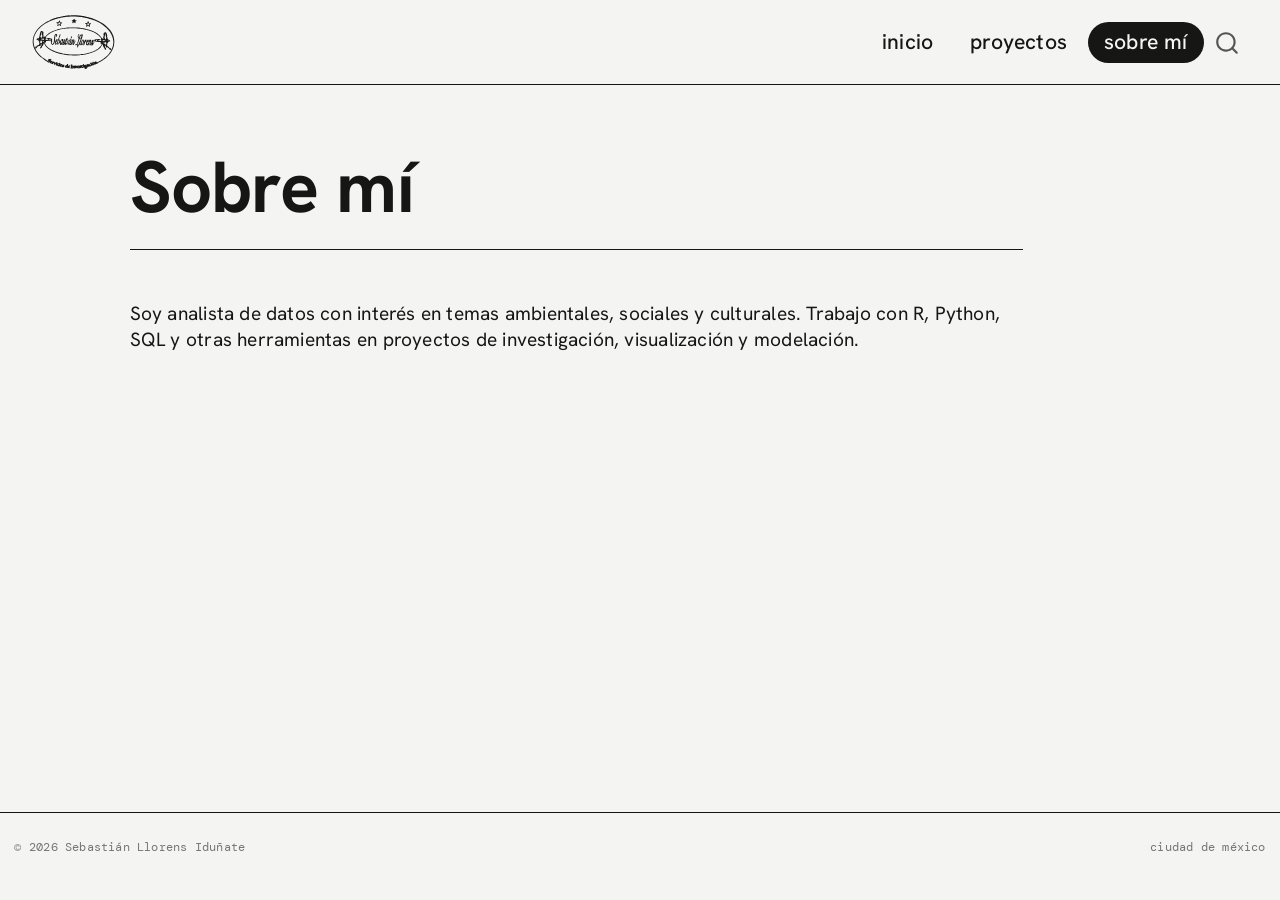
<file: about.html>
<!DOCTYPE html>
<html xmlns="http://www.w3.org/1999/xhtml" lang="es" xml:lang="es"><head>

<meta charset="utf-8">
<meta name="generator" content="quarto-1.5.56">

<meta name="viewport" content="width=device-width, initial-scale=1.0, user-scalable=yes">


<title>Sobre mí – Sebastián Llorens</title>
<style>
code{white-space: pre-wrap;}
span.smallcaps{font-variant: small-caps;}
div.columns{display: flex; gap: min(4vw, 1.5em);}
div.column{flex: auto; overflow-x: auto;}
div.hanging-indent{margin-left: 1.5em; text-indent: -1.5em;}
ul.task-list{list-style: none;}
ul.task-list li input[type="checkbox"] {
  width: 0.8em;
  margin: 0 0.8em 0.2em -1em; /* quarto-specific, see https://github.com/quarto-dev/quarto-cli/issues/4556 */ 
  vertical-align: middle;
}
</style>


<script src="site_libs/quarto-nav/quarto-nav.js"></script>
<script src="site_libs/quarto-nav/headroom.min.js"></script>
<script src="site_libs/clipboard/clipboard.min.js"></script>
<script src="site_libs/quarto-search/autocomplete.umd.js"></script>
<script src="site_libs/quarto-search/fuse.min.js"></script>
<script src="site_libs/quarto-search/quarto-search.js"></script>
<meta name="quarto:offset" content="./">
<script src="site_libs/quarto-html/quarto.js"></script>
<script src="site_libs/quarto-html/popper.min.js"></script>
<script src="site_libs/quarto-html/tippy.umd.min.js"></script>
<script src="site_libs/quarto-html/anchor.min.js"></script>
<link href="site_libs/quarto-html/tippy.css" rel="stylesheet">
<link href="site_libs/quarto-html/quarto-syntax-highlighting.css" rel="stylesheet" id="quarto-text-highlighting-styles">
<script src="site_libs/bootstrap/bootstrap.min.js"></script>
<link href="site_libs/bootstrap/bootstrap-icons.css" rel="stylesheet">
<link href="site_libs/bootstrap/bootstrap.min.css" rel="stylesheet" id="quarto-bootstrap" data-mode="light">
<script id="quarto-search-options" type="application/json">{
  "location": "navbar",
  "copy-button": false,
  "collapse-after": 3,
  "panel-placement": "end",
  "type": "overlay",
  "limit": 50,
  "keyboard-shortcut": [
    "f",
    "/",
    "s"
  ],
  "show-item-context": false,
  "language": {
    "search-no-results-text": "Sin resultados",
    "search-matching-documents-text": "documentos encontrados",
    "search-copy-link-title": "Copiar el enlace en la búsqueda",
    "search-hide-matches-text": "Ocultar resultados adicionales",
    "search-more-match-text": "resultado adicional en este documento",
    "search-more-matches-text": "resultados adicionales en este documento",
    "search-clear-button-title": "Borrar",
    "search-text-placeholder": "",
    "search-detached-cancel-button-title": "Cancelar",
    "search-submit-button-title": "Enviar",
    "search-label": "Buscar"
  }
}</script>


<link rel="stylesheet" href="styles.css">
</head>

<body class="nav-fixed">

<div id="quarto-search-results"></div>
  <header id="quarto-header" class="headroom fixed-top">
    <nav class="navbar navbar-expand-lg " data-bs-theme="dark">
      <div class="navbar-container container-fluid">
      <div class="navbar-brand-container mx-auto">
    <a href="./index.html" class="navbar-brand navbar-brand-logo">
    <img src="./logo.svg" alt="Sebastián Llorens, servicios de investigación" class="navbar-logo">
    </a>
  </div>
            <div id="quarto-search" class="" title="Buscar"></div>
          <button class="navbar-toggler" type="button" data-bs-toggle="collapse" data-bs-target="#navbarCollapse" aria-controls="navbarCollapse" role="menu" aria-expanded="false" aria-label="Navegación de palanca" onclick="if (window.quartoToggleHeadroom) { window.quartoToggleHeadroom(); }">
  <span class="navbar-toggler-icon"></span>
</button>
          <div class="collapse navbar-collapse" id="navbarCollapse">
            <ul class="navbar-nav navbar-nav-scroll ms-auto">
  <li class="nav-item">
    <a class="nav-link" href="./index.html"> 
<span class="menu-text">inicio</span></a>
  </li>  
  <li class="nav-item">
    <a class="nav-link" href="./proyectos.html"> 
<span class="menu-text">proyectos</span></a>
  </li>  
  <li class="nav-item">
    <a class="nav-link active" href="./about.html" aria-current="page"> 
<span class="menu-text">sobre mí</span></a>
  </li>  
</ul>
          </div> <!-- /navcollapse -->
            <div class="quarto-navbar-tools">
</div>
      </div> <!-- /container-fluid -->
    </nav>
</header>
<!-- content -->
<div id="quarto-content" class="quarto-container page-columns page-rows-contents page-layout-article page-navbar">
<!-- sidebar -->
<!-- margin-sidebar -->
    <div id="quarto-margin-sidebar" class="sidebar margin-sidebar zindex-bottom">
        
    </div>
<!-- main -->
<main class="content" id="quarto-document-content">

<header id="title-block-header" class="quarto-title-block default">
<div class="quarto-title">
<h1 class="title">Sobre mí</h1>
</div>



<div class="quarto-title-meta">

    
  
    
  </div>
  


</header>


<p>Soy analista de datos con interés en temas ambientales, sociales y culturales. Trabajo con R, Python, SQL y otras herramientas en proyectos de investigación, visualización y modelación.</p>



</main> <!-- /main -->
<script id="quarto-html-after-body" type="application/javascript">
window.document.addEventListener("DOMContentLoaded", function (event) {
  const toggleBodyColorMode = (bsSheetEl) => {
    const mode = bsSheetEl.getAttribute("data-mode");
    const bodyEl = window.document.querySelector("body");
    if (mode === "dark") {
      bodyEl.classList.add("quarto-dark");
      bodyEl.classList.remove("quarto-light");
    } else {
      bodyEl.classList.add("quarto-light");
      bodyEl.classList.remove("quarto-dark");
    }
  }
  const toggleBodyColorPrimary = () => {
    const bsSheetEl = window.document.querySelector("link#quarto-bootstrap");
    if (bsSheetEl) {
      toggleBodyColorMode(bsSheetEl);
    }
  }
  toggleBodyColorPrimary();  
  const icon = "";
  const anchorJS = new window.AnchorJS();
  anchorJS.options = {
    placement: 'right',
    icon: icon
  };
  anchorJS.add('.anchored');
  const isCodeAnnotation = (el) => {
    for (const clz of el.classList) {
      if (clz.startsWith('code-annotation-')) {                     
        return true;
      }
    }
    return false;
  }
  const onCopySuccess = function(e) {
    // button target
    const button = e.trigger;
    // don't keep focus
    button.blur();
    // flash "checked"
    button.classList.add('code-copy-button-checked');
    var currentTitle = button.getAttribute("title");
    button.setAttribute("title", "Copiado");
    let tooltip;
    if (window.bootstrap) {
      button.setAttribute("data-bs-toggle", "tooltip");
      button.setAttribute("data-bs-placement", "left");
      button.setAttribute("data-bs-title", "Copiado");
      tooltip = new bootstrap.Tooltip(button, 
        { trigger: "manual", 
          customClass: "code-copy-button-tooltip",
          offset: [0, -8]});
      tooltip.show();    
    }
    setTimeout(function() {
      if (tooltip) {
        tooltip.hide();
        button.removeAttribute("data-bs-title");
        button.removeAttribute("data-bs-toggle");
        button.removeAttribute("data-bs-placement");
      }
      button.setAttribute("title", currentTitle);
      button.classList.remove('code-copy-button-checked');
    }, 1000);
    // clear code selection
    e.clearSelection();
  }
  const getTextToCopy = function(trigger) {
      const codeEl = trigger.previousElementSibling.cloneNode(true);
      for (const childEl of codeEl.children) {
        if (isCodeAnnotation(childEl)) {
          childEl.remove();
        }
      }
      return codeEl.innerText;
  }
  const clipboard = new window.ClipboardJS('.code-copy-button:not([data-in-quarto-modal])', {
    text: getTextToCopy
  });
  clipboard.on('success', onCopySuccess);
  if (window.document.getElementById('quarto-embedded-source-code-modal')) {
    // For code content inside modals, clipBoardJS needs to be initialized with a container option
    // TODO: Check when it could be a function (https://github.com/zenorocha/clipboard.js/issues/860)
    const clipboardModal = new window.ClipboardJS('.code-copy-button[data-in-quarto-modal]', {
      text: getTextToCopy,
      container: window.document.getElementById('quarto-embedded-source-code-modal')
    });
    clipboardModal.on('success', onCopySuccess);
  }
    var localhostRegex = new RegExp(/^(?:http|https):\/\/localhost\:?[0-9]*\//);
    var mailtoRegex = new RegExp(/^mailto:/);
      var filterRegex = new RegExp("https:\/\/llorens77\.github\.io\/");
    var isInternal = (href) => {
        return filterRegex.test(href) || localhostRegex.test(href) || mailtoRegex.test(href);
    }
    // Inspect non-navigation links and adorn them if external
 	var links = window.document.querySelectorAll('a[href]:not(.nav-link):not(.navbar-brand):not(.toc-action):not(.sidebar-link):not(.sidebar-item-toggle):not(.pagination-link):not(.no-external):not([aria-hidden]):not(.dropdown-item):not(.quarto-navigation-tool):not(.about-link)');
    for (var i=0; i<links.length; i++) {
      const link = links[i];
      if (!isInternal(link.href)) {
        // undo the damage that might have been done by quarto-nav.js in the case of
        // links that we want to consider external
        if (link.dataset.originalHref !== undefined) {
          link.href = link.dataset.originalHref;
        }
      }
    }
  function tippyHover(el, contentFn, onTriggerFn, onUntriggerFn) {
    const config = {
      allowHTML: true,
      maxWidth: 500,
      delay: 100,
      arrow: false,
      appendTo: function(el) {
          return el.parentElement;
      },
      interactive: true,
      interactiveBorder: 10,
      theme: 'quarto',
      placement: 'bottom-start',
    };
    if (contentFn) {
      config.content = contentFn;
    }
    if (onTriggerFn) {
      config.onTrigger = onTriggerFn;
    }
    if (onUntriggerFn) {
      config.onUntrigger = onUntriggerFn;
    }
    window.tippy(el, config); 
  }
  const noterefs = window.document.querySelectorAll('a[role="doc-noteref"]');
  for (var i=0; i<noterefs.length; i++) {
    const ref = noterefs[i];
    tippyHover(ref, function() {
      // use id or data attribute instead here
      let href = ref.getAttribute('data-footnote-href') || ref.getAttribute('href');
      try { href = new URL(href).hash; } catch {}
      const id = href.replace(/^#\/?/, "");
      const note = window.document.getElementById(id);
      if (note) {
        return note.innerHTML;
      } else {
        return "";
      }
    });
  }
  const xrefs = window.document.querySelectorAll('a.quarto-xref');
  const processXRef = (id, note) => {
    // Strip column container classes
    const stripColumnClz = (el) => {
      el.classList.remove("page-full", "page-columns");
      if (el.children) {
        for (const child of el.children) {
          stripColumnClz(child);
        }
      }
    }
    stripColumnClz(note)
    if (id === null || id.startsWith('sec-')) {
      // Special case sections, only their first couple elements
      const container = document.createElement("div");
      if (note.children && note.children.length > 2) {
        container.appendChild(note.children[0].cloneNode(true));
        for (let i = 1; i < note.children.length; i++) {
          const child = note.children[i];
          if (child.tagName === "P" && child.innerText === "") {
            continue;
          } else {
            container.appendChild(child.cloneNode(true));
            break;
          }
        }
        if (window.Quarto?.typesetMath) {
          window.Quarto.typesetMath(container);
        }
        return container.innerHTML
      } else {
        if (window.Quarto?.typesetMath) {
          window.Quarto.typesetMath(note);
        }
        return note.innerHTML;
      }
    } else {
      // Remove any anchor links if they are present
      const anchorLink = note.querySelector('a.anchorjs-link');
      if (anchorLink) {
        anchorLink.remove();
      }
      if (window.Quarto?.typesetMath) {
        window.Quarto.typesetMath(note);
      }
      // TODO in 1.5, we should make sure this works without a callout special case
      if (note.classList.contains("callout")) {
        return note.outerHTML;
      } else {
        return note.innerHTML;
      }
    }
  }
  for (var i=0; i<xrefs.length; i++) {
    const xref = xrefs[i];
    tippyHover(xref, undefined, function(instance) {
      instance.disable();
      let url = xref.getAttribute('href');
      let hash = undefined; 
      if (url.startsWith('#')) {
        hash = url;
      } else {
        try { hash = new URL(url).hash; } catch {}
      }
      if (hash) {
        const id = hash.replace(/^#\/?/, "");
        const note = window.document.getElementById(id);
        if (note !== null) {
          try {
            const html = processXRef(id, note.cloneNode(true));
            instance.setContent(html);
          } finally {
            instance.enable();
            instance.show();
          }
        } else {
          // See if we can fetch this
          fetch(url.split('#')[0])
          .then(res => res.text())
          .then(html => {
            const parser = new DOMParser();
            const htmlDoc = parser.parseFromString(html, "text/html");
            const note = htmlDoc.getElementById(id);
            if (note !== null) {
              const html = processXRef(id, note);
              instance.setContent(html);
            } 
          }).finally(() => {
            instance.enable();
            instance.show();
          });
        }
      } else {
        // See if we can fetch a full url (with no hash to target)
        // This is a special case and we should probably do some content thinning / targeting
        fetch(url)
        .then(res => res.text())
        .then(html => {
          const parser = new DOMParser();
          const htmlDoc = parser.parseFromString(html, "text/html");
          const note = htmlDoc.querySelector('main.content');
          if (note !== null) {
            // This should only happen for chapter cross references
            // (since there is no id in the URL)
            // remove the first header
            if (note.children.length > 0 && note.children[0].tagName === "HEADER") {
              note.children[0].remove();
            }
            const html = processXRef(null, note);
            instance.setContent(html);
          } 
        }).finally(() => {
          instance.enable();
          instance.show();
        });
      }
    }, function(instance) {
    });
  }
      let selectedAnnoteEl;
      const selectorForAnnotation = ( cell, annotation) => {
        let cellAttr = 'data-code-cell="' + cell + '"';
        let lineAttr = 'data-code-annotation="' +  annotation + '"';
        const selector = 'span[' + cellAttr + '][' + lineAttr + ']';
        return selector;
      }
      const selectCodeLines = (annoteEl) => {
        const doc = window.document;
        const targetCell = annoteEl.getAttribute("data-target-cell");
        const targetAnnotation = annoteEl.getAttribute("data-target-annotation");
        const annoteSpan = window.document.querySelector(selectorForAnnotation(targetCell, targetAnnotation));
        const lines = annoteSpan.getAttribute("data-code-lines").split(",");
        const lineIds = lines.map((line) => {
          return targetCell + "-" + line;
        })
        let top = null;
        let height = null;
        let parent = null;
        if (lineIds.length > 0) {
            //compute the position of the single el (top and bottom and make a div)
            const el = window.document.getElementById(lineIds[0]);
            top = el.offsetTop;
            height = el.offsetHeight;
            parent = el.parentElement.parentElement;
          if (lineIds.length > 1) {
            const lastEl = window.document.getElementById(lineIds[lineIds.length - 1]);
            const bottom = lastEl.offsetTop + lastEl.offsetHeight;
            height = bottom - top;
          }
          if (top !== null && height !== null && parent !== null) {
            // cook up a div (if necessary) and position it 
            let div = window.document.getElementById("code-annotation-line-highlight");
            if (div === null) {
              div = window.document.createElement("div");
              div.setAttribute("id", "code-annotation-line-highlight");
              div.style.position = 'absolute';
              parent.appendChild(div);
            }
            div.style.top = top - 2 + "px";
            div.style.height = height + 4 + "px";
            div.style.left = 0;
            let gutterDiv = window.document.getElementById("code-annotation-line-highlight-gutter");
            if (gutterDiv === null) {
              gutterDiv = window.document.createElement("div");
              gutterDiv.setAttribute("id", "code-annotation-line-highlight-gutter");
              gutterDiv.style.position = 'absolute';
              const codeCell = window.document.getElementById(targetCell);
              const gutter = codeCell.querySelector('.code-annotation-gutter');
              gutter.appendChild(gutterDiv);
            }
            gutterDiv.style.top = top - 2 + "px";
            gutterDiv.style.height = height + 4 + "px";
          }
          selectedAnnoteEl = annoteEl;
        }
      };
      const unselectCodeLines = () => {
        const elementsIds = ["code-annotation-line-highlight", "code-annotation-line-highlight-gutter"];
        elementsIds.forEach((elId) => {
          const div = window.document.getElementById(elId);
          if (div) {
            div.remove();
          }
        });
        selectedAnnoteEl = undefined;
      };
        // Handle positioning of the toggle
    window.addEventListener(
      "resize",
      throttle(() => {
        elRect = undefined;
        if (selectedAnnoteEl) {
          selectCodeLines(selectedAnnoteEl);
        }
      }, 10)
    );
    function throttle(fn, ms) {
    let throttle = false;
    let timer;
      return (...args) => {
        if(!throttle) { // first call gets through
            fn.apply(this, args);
            throttle = true;
        } else { // all the others get throttled
            if(timer) clearTimeout(timer); // cancel #2
            timer = setTimeout(() => {
              fn.apply(this, args);
              timer = throttle = false;
            }, ms);
        }
      };
    }
      // Attach click handler to the DT
      const annoteDls = window.document.querySelectorAll('dt[data-target-cell]');
      for (const annoteDlNode of annoteDls) {
        annoteDlNode.addEventListener('click', (event) => {
          const clickedEl = event.target;
          if (clickedEl !== selectedAnnoteEl) {
            unselectCodeLines();
            const activeEl = window.document.querySelector('dt[data-target-cell].code-annotation-active');
            if (activeEl) {
              activeEl.classList.remove('code-annotation-active');
            }
            selectCodeLines(clickedEl);
            clickedEl.classList.add('code-annotation-active');
          } else {
            // Unselect the line
            unselectCodeLines();
            clickedEl.classList.remove('code-annotation-active');
          }
        });
      }
  const findCites = (el) => {
    const parentEl = el.parentElement;
    if (parentEl) {
      const cites = parentEl.dataset.cites;
      if (cites) {
        return {
          el,
          cites: cites.split(' ')
        };
      } else {
        return findCites(el.parentElement)
      }
    } else {
      return undefined;
    }
  };
  var bibliorefs = window.document.querySelectorAll('a[role="doc-biblioref"]');
  for (var i=0; i<bibliorefs.length; i++) {
    const ref = bibliorefs[i];
    const citeInfo = findCites(ref);
    if (citeInfo) {
      tippyHover(citeInfo.el, function() {
        var popup = window.document.createElement('div');
        citeInfo.cites.forEach(function(cite) {
          var citeDiv = window.document.createElement('div');
          citeDiv.classList.add('hanging-indent');
          citeDiv.classList.add('csl-entry');
          var biblioDiv = window.document.getElementById('ref-' + cite);
          if (biblioDiv) {
            citeDiv.innerHTML = biblioDiv.innerHTML;
          }
          popup.appendChild(citeDiv);
        });
        return popup.innerHTML;
      });
    }
  }
});
</script>
</div> <!-- /content -->
<footer class="footer">
  <div class="nav-footer">
    <div class="nav-footer-left">
<p>© 2026 Sebastián Llorens Iduñate</p>
</div>   
    <div class="nav-footer-center">
      &nbsp;
    </div>
    <div class="nav-footer-right">
<p>ciudad de méxico</p>
</div>
  </div>
</footer>




</body></html>
</file>
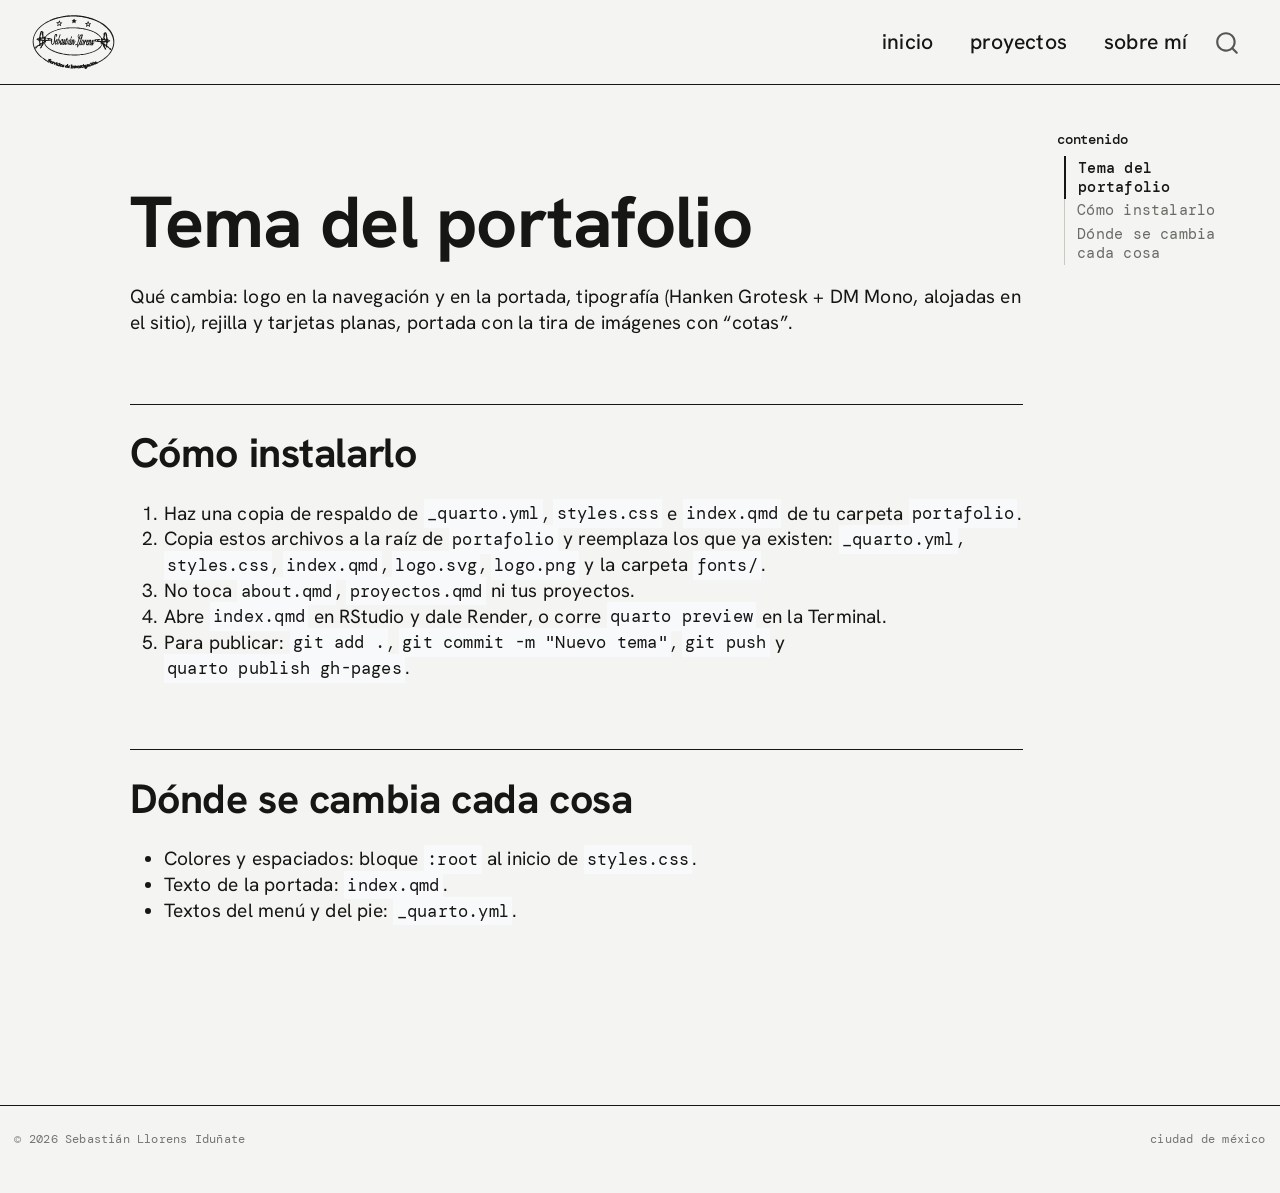
<file: LEEME.html>
<!DOCTYPE html>
<html xmlns="http://www.w3.org/1999/xhtml" lang="es" xml:lang="es"><head>

<meta charset="utf-8">
<meta name="generator" content="quarto-1.5.56">

<meta name="viewport" content="width=device-width, initial-scale=1.0, user-scalable=yes">


<title>leeme – Sebastián Llorens</title>
<style>
code{white-space: pre-wrap;}
span.smallcaps{font-variant: small-caps;}
div.columns{display: flex; gap: min(4vw, 1.5em);}
div.column{flex: auto; overflow-x: auto;}
div.hanging-indent{margin-left: 1.5em; text-indent: -1.5em;}
ul.task-list{list-style: none;}
ul.task-list li input[type="checkbox"] {
  width: 0.8em;
  margin: 0 0.8em 0.2em -1em; /* quarto-specific, see https://github.com/quarto-dev/quarto-cli/issues/4556 */ 
  vertical-align: middle;
}
</style>


<script src="site_libs/quarto-nav/quarto-nav.js"></script>
<script src="site_libs/quarto-nav/headroom.min.js"></script>
<script src="site_libs/clipboard/clipboard.min.js"></script>
<script src="site_libs/quarto-search/autocomplete.umd.js"></script>
<script src="site_libs/quarto-search/fuse.min.js"></script>
<script src="site_libs/quarto-search/quarto-search.js"></script>
<meta name="quarto:offset" content="./">
<script src="site_libs/quarto-html/quarto.js"></script>
<script src="site_libs/quarto-html/popper.min.js"></script>
<script src="site_libs/quarto-html/tippy.umd.min.js"></script>
<script src="site_libs/quarto-html/anchor.min.js"></script>
<link href="site_libs/quarto-html/tippy.css" rel="stylesheet">
<link href="site_libs/quarto-html/quarto-syntax-highlighting.css" rel="stylesheet" id="quarto-text-highlighting-styles">
<script src="site_libs/bootstrap/bootstrap.min.js"></script>
<link href="site_libs/bootstrap/bootstrap-icons.css" rel="stylesheet">
<link href="site_libs/bootstrap/bootstrap.min.css" rel="stylesheet" id="quarto-bootstrap" data-mode="light">
<script id="quarto-search-options" type="application/json">{
  "location": "navbar",
  "copy-button": false,
  "collapse-after": 3,
  "panel-placement": "end",
  "type": "overlay",
  "limit": 50,
  "keyboard-shortcut": [
    "f",
    "/",
    "s"
  ],
  "show-item-context": false,
  "language": {
    "search-no-results-text": "Sin resultados",
    "search-matching-documents-text": "documentos encontrados",
    "search-copy-link-title": "Copiar el enlace en la búsqueda",
    "search-hide-matches-text": "Ocultar resultados adicionales",
    "search-more-match-text": "resultado adicional en este documento",
    "search-more-matches-text": "resultados adicionales en este documento",
    "search-clear-button-title": "Borrar",
    "search-text-placeholder": "",
    "search-detached-cancel-button-title": "Cancelar",
    "search-submit-button-title": "Enviar",
    "search-label": "Buscar"
  }
}</script>


<link rel="stylesheet" href="styles.css">
</head>

<body class="nav-fixed">

<div id="quarto-search-results"></div>
  <header id="quarto-header" class="headroom fixed-top">
    <nav class="navbar navbar-expand-lg " data-bs-theme="dark">
      <div class="navbar-container container-fluid">
      <div class="navbar-brand-container mx-auto">
    <a href="./index.html" class="navbar-brand navbar-brand-logo">
    <img src="./logo.svg" alt="Sebastián Llorens, servicios de investigación" class="navbar-logo">
    </a>
  </div>
            <div id="quarto-search" class="" title="Buscar"></div>
          <button class="navbar-toggler" type="button" data-bs-toggle="collapse" data-bs-target="#navbarCollapse" aria-controls="navbarCollapse" role="menu" aria-expanded="false" aria-label="Navegación de palanca" onclick="if (window.quartoToggleHeadroom) { window.quartoToggleHeadroom(); }">
  <span class="navbar-toggler-icon"></span>
</button>
          <div class="collapse navbar-collapse" id="navbarCollapse">
            <ul class="navbar-nav navbar-nav-scroll ms-auto">
  <li class="nav-item">
    <a class="nav-link" href="./index.html"> 
<span class="menu-text">inicio</span></a>
  </li>  
  <li class="nav-item">
    <a class="nav-link" href="./proyectos.html"> 
<span class="menu-text">proyectos</span></a>
  </li>  
  <li class="nav-item">
    <a class="nav-link" href="./about.html"> 
<span class="menu-text">sobre mí</span></a>
  </li>  
</ul>
          </div> <!-- /navcollapse -->
            <div class="quarto-navbar-tools">
</div>
      </div> <!-- /container-fluid -->
    </nav>
</header>
<!-- content -->
<div id="quarto-content" class="quarto-container page-columns page-rows-contents page-layout-article page-navbar">
<!-- sidebar -->
<!-- margin-sidebar -->
    <div id="quarto-margin-sidebar" class="sidebar margin-sidebar">
        <nav id="TOC" role="doc-toc" class="toc-active">
    <h2 id="toc-title">contenido</h2>
   
  <ul class="collapse">
  <li><a href="#tema-del-portafolio" id="toc-tema-del-portafolio" class="nav-link active" data-scroll-target="#tema-del-portafolio">Tema del portafolio</a>
  <ul class="collapse">
  <li><a href="#cómo-instalarlo" id="toc-cómo-instalarlo" class="nav-link" data-scroll-target="#cómo-instalarlo">Cómo instalarlo</a></li>
  <li><a href="#dónde-se-cambia-cada-cosa" id="toc-dónde-se-cambia-cada-cosa" class="nav-link" data-scroll-target="#dónde-se-cambia-cada-cosa">Dónde se cambia cada cosa</a></li>
  </ul></li>
  </ul>
</nav>
    </div>
<!-- main -->
<main class="content" id="quarto-document-content">




<section id="tema-del-portafolio" class="level1">
<h1>Tema del portafolio</h1>
<p>Qué cambia: logo en la navegación y en la portada, tipografía (Hanken Grotesk + DM Mono, alojadas en el sitio), rejilla y tarjetas planas, portada con la tira de imágenes con “cotas”.</p>
<section id="cómo-instalarlo" class="level2">
<h2 class="anchored" data-anchor-id="cómo-instalarlo">Cómo instalarlo</h2>
<ol type="1">
<li>Haz una copia de respaldo de <code>_quarto.yml</code>, <code>styles.css</code> e <code>index.qmd</code> de tu carpeta <code>portafolio</code>.</li>
<li>Copia estos archivos a la raíz de <code>portafolio</code> y reemplaza los que ya existen: <code>_quarto.yml</code>, <code>styles.css</code>, <code>index.qmd</code>, <code>logo.svg</code>, <code>logo.png</code> y la carpeta <code>fonts/</code>.</li>
<li>No toca <code>about.qmd</code>, <code>proyectos.qmd</code> ni tus proyectos.</li>
<li>Abre <code>index.qmd</code> en RStudio y dale Render, o corre <code>quarto preview</code> en la Terminal.</li>
<li>Para publicar: <code>git add .</code>, <code>git commit -m "Nuevo tema"</code>, <code>git push</code> y <code>quarto publish gh-pages</code>.</li>
</ol>
</section>
<section id="dónde-se-cambia-cada-cosa" class="level2">
<h2 class="anchored" data-anchor-id="dónde-se-cambia-cada-cosa">Dónde se cambia cada cosa</h2>
<ul>
<li>Colores y espaciados: bloque <code>:root</code> al inicio de <code>styles.css</code>.</li>
<li>Texto de la portada: <code>index.qmd</code>.</li>
<li>Textos del menú y del pie: <code>_quarto.yml</code>.</li>
</ul>


</section>
</section>

</main> <!-- /main -->
<script id="quarto-html-after-body" type="application/javascript">
window.document.addEventListener("DOMContentLoaded", function (event) {
  const toggleBodyColorMode = (bsSheetEl) => {
    const mode = bsSheetEl.getAttribute("data-mode");
    const bodyEl = window.document.querySelector("body");
    if (mode === "dark") {
      bodyEl.classList.add("quarto-dark");
      bodyEl.classList.remove("quarto-light");
    } else {
      bodyEl.classList.add("quarto-light");
      bodyEl.classList.remove("quarto-dark");
    }
  }
  const toggleBodyColorPrimary = () => {
    const bsSheetEl = window.document.querySelector("link#quarto-bootstrap");
    if (bsSheetEl) {
      toggleBodyColorMode(bsSheetEl);
    }
  }
  toggleBodyColorPrimary();  
  const icon = "";
  const anchorJS = new window.AnchorJS();
  anchorJS.options = {
    placement: 'right',
    icon: icon
  };
  anchorJS.add('.anchored');
  const isCodeAnnotation = (el) => {
    for (const clz of el.classList) {
      if (clz.startsWith('code-annotation-')) {                     
        return true;
      }
    }
    return false;
  }
  const onCopySuccess = function(e) {
    // button target
    const button = e.trigger;
    // don't keep focus
    button.blur();
    // flash "checked"
    button.classList.add('code-copy-button-checked');
    var currentTitle = button.getAttribute("title");
    button.setAttribute("title", "Copiado");
    let tooltip;
    if (window.bootstrap) {
      button.setAttribute("data-bs-toggle", "tooltip");
      button.setAttribute("data-bs-placement", "left");
      button.setAttribute("data-bs-title", "Copiado");
      tooltip = new bootstrap.Tooltip(button, 
        { trigger: "manual", 
          customClass: "code-copy-button-tooltip",
          offset: [0, -8]});
      tooltip.show();    
    }
    setTimeout(function() {
      if (tooltip) {
        tooltip.hide();
        button.removeAttribute("data-bs-title");
        button.removeAttribute("data-bs-toggle");
        button.removeAttribute("data-bs-placement");
      }
      button.setAttribute("title", currentTitle);
      button.classList.remove('code-copy-button-checked');
    }, 1000);
    // clear code selection
    e.clearSelection();
  }
  const getTextToCopy = function(trigger) {
      const codeEl = trigger.previousElementSibling.cloneNode(true);
      for (const childEl of codeEl.children) {
        if (isCodeAnnotation(childEl)) {
          childEl.remove();
        }
      }
      return codeEl.innerText;
  }
  const clipboard = new window.ClipboardJS('.code-copy-button:not([data-in-quarto-modal])', {
    text: getTextToCopy
  });
  clipboard.on('success', onCopySuccess);
  if (window.document.getElementById('quarto-embedded-source-code-modal')) {
    // For code content inside modals, clipBoardJS needs to be initialized with a container option
    // TODO: Check when it could be a function (https://github.com/zenorocha/clipboard.js/issues/860)
    const clipboardModal = new window.ClipboardJS('.code-copy-button[data-in-quarto-modal]', {
      text: getTextToCopy,
      container: window.document.getElementById('quarto-embedded-source-code-modal')
    });
    clipboardModal.on('success', onCopySuccess);
  }
    var localhostRegex = new RegExp(/^(?:http|https):\/\/localhost\:?[0-9]*\//);
    var mailtoRegex = new RegExp(/^mailto:/);
      var filterRegex = new RegExp("https:\/\/llorens77\.github\.io\/");
    var isInternal = (href) => {
        return filterRegex.test(href) || localhostRegex.test(href) || mailtoRegex.test(href);
    }
    // Inspect non-navigation links and adorn them if external
 	var links = window.document.querySelectorAll('a[href]:not(.nav-link):not(.navbar-brand):not(.toc-action):not(.sidebar-link):not(.sidebar-item-toggle):not(.pagination-link):not(.no-external):not([aria-hidden]):not(.dropdown-item):not(.quarto-navigation-tool):not(.about-link)');
    for (var i=0; i<links.length; i++) {
      const link = links[i];
      if (!isInternal(link.href)) {
        // undo the damage that might have been done by quarto-nav.js in the case of
        // links that we want to consider external
        if (link.dataset.originalHref !== undefined) {
          link.href = link.dataset.originalHref;
        }
      }
    }
  function tippyHover(el, contentFn, onTriggerFn, onUntriggerFn) {
    const config = {
      allowHTML: true,
      maxWidth: 500,
      delay: 100,
      arrow: false,
      appendTo: function(el) {
          return el.parentElement;
      },
      interactive: true,
      interactiveBorder: 10,
      theme: 'quarto',
      placement: 'bottom-start',
    };
    if (contentFn) {
      config.content = contentFn;
    }
    if (onTriggerFn) {
      config.onTrigger = onTriggerFn;
    }
    if (onUntriggerFn) {
      config.onUntrigger = onUntriggerFn;
    }
    window.tippy(el, config); 
  }
  const noterefs = window.document.querySelectorAll('a[role="doc-noteref"]');
  for (var i=0; i<noterefs.length; i++) {
    const ref = noterefs[i];
    tippyHover(ref, function() {
      // use id or data attribute instead here
      let href = ref.getAttribute('data-footnote-href') || ref.getAttribute('href');
      try { href = new URL(href).hash; } catch {}
      const id = href.replace(/^#\/?/, "");
      const note = window.document.getElementById(id);
      if (note) {
        return note.innerHTML;
      } else {
        return "";
      }
    });
  }
  const xrefs = window.document.querySelectorAll('a.quarto-xref');
  const processXRef = (id, note) => {
    // Strip column container classes
    const stripColumnClz = (el) => {
      el.classList.remove("page-full", "page-columns");
      if (el.children) {
        for (const child of el.children) {
          stripColumnClz(child);
        }
      }
    }
    stripColumnClz(note)
    if (id === null || id.startsWith('sec-')) {
      // Special case sections, only their first couple elements
      const container = document.createElement("div");
      if (note.children && note.children.length > 2) {
        container.appendChild(note.children[0].cloneNode(true));
        for (let i = 1; i < note.children.length; i++) {
          const child = note.children[i];
          if (child.tagName === "P" && child.innerText === "") {
            continue;
          } else {
            container.appendChild(child.cloneNode(true));
            break;
          }
        }
        if (window.Quarto?.typesetMath) {
          window.Quarto.typesetMath(container);
        }
        return container.innerHTML
      } else {
        if (window.Quarto?.typesetMath) {
          window.Quarto.typesetMath(note);
        }
        return note.innerHTML;
      }
    } else {
      // Remove any anchor links if they are present
      const anchorLink = note.querySelector('a.anchorjs-link');
      if (anchorLink) {
        anchorLink.remove();
      }
      if (window.Quarto?.typesetMath) {
        window.Quarto.typesetMath(note);
      }
      // TODO in 1.5, we should make sure this works without a callout special case
      if (note.classList.contains("callout")) {
        return note.outerHTML;
      } else {
        return note.innerHTML;
      }
    }
  }
  for (var i=0; i<xrefs.length; i++) {
    const xref = xrefs[i];
    tippyHover(xref, undefined, function(instance) {
      instance.disable();
      let url = xref.getAttribute('href');
      let hash = undefined; 
      if (url.startsWith('#')) {
        hash = url;
      } else {
        try { hash = new URL(url).hash; } catch {}
      }
      if (hash) {
        const id = hash.replace(/^#\/?/, "");
        const note = window.document.getElementById(id);
        if (note !== null) {
          try {
            const html = processXRef(id, note.cloneNode(true));
            instance.setContent(html);
          } finally {
            instance.enable();
            instance.show();
          }
        } else {
          // See if we can fetch this
          fetch(url.split('#')[0])
          .then(res => res.text())
          .then(html => {
            const parser = new DOMParser();
            const htmlDoc = parser.parseFromString(html, "text/html");
            const note = htmlDoc.getElementById(id);
            if (note !== null) {
              const html = processXRef(id, note);
              instance.setContent(html);
            } 
          }).finally(() => {
            instance.enable();
            instance.show();
          });
        }
      } else {
        // See if we can fetch a full url (with no hash to target)
        // This is a special case and we should probably do some content thinning / targeting
        fetch(url)
        .then(res => res.text())
        .then(html => {
          const parser = new DOMParser();
          const htmlDoc = parser.parseFromString(html, "text/html");
          const note = htmlDoc.querySelector('main.content');
          if (note !== null) {
            // This should only happen for chapter cross references
            // (since there is no id in the URL)
            // remove the first header
            if (note.children.length > 0 && note.children[0].tagName === "HEADER") {
              note.children[0].remove();
            }
            const html = processXRef(null, note);
            instance.setContent(html);
          } 
        }).finally(() => {
          instance.enable();
          instance.show();
        });
      }
    }, function(instance) {
    });
  }
      let selectedAnnoteEl;
      const selectorForAnnotation = ( cell, annotation) => {
        let cellAttr = 'data-code-cell="' + cell + '"';
        let lineAttr = 'data-code-annotation="' +  annotation + '"';
        const selector = 'span[' + cellAttr + '][' + lineAttr + ']';
        return selector;
      }
      const selectCodeLines = (annoteEl) => {
        const doc = window.document;
        const targetCell = annoteEl.getAttribute("data-target-cell");
        const targetAnnotation = annoteEl.getAttribute("data-target-annotation");
        const annoteSpan = window.document.querySelector(selectorForAnnotation(targetCell, targetAnnotation));
        const lines = annoteSpan.getAttribute("data-code-lines").split(",");
        const lineIds = lines.map((line) => {
          return targetCell + "-" + line;
        })
        let top = null;
        let height = null;
        let parent = null;
        if (lineIds.length > 0) {
            //compute the position of the single el (top and bottom and make a div)
            const el = window.document.getElementById(lineIds[0]);
            top = el.offsetTop;
            height = el.offsetHeight;
            parent = el.parentElement.parentElement;
          if (lineIds.length > 1) {
            const lastEl = window.document.getElementById(lineIds[lineIds.length - 1]);
            const bottom = lastEl.offsetTop + lastEl.offsetHeight;
            height = bottom - top;
          }
          if (top !== null && height !== null && parent !== null) {
            // cook up a div (if necessary) and position it 
            let div = window.document.getElementById("code-annotation-line-highlight");
            if (div === null) {
              div = window.document.createElement("div");
              div.setAttribute("id", "code-annotation-line-highlight");
              div.style.position = 'absolute';
              parent.appendChild(div);
            }
            div.style.top = top - 2 + "px";
            div.style.height = height + 4 + "px";
            div.style.left = 0;
            let gutterDiv = window.document.getElementById("code-annotation-line-highlight-gutter");
            if (gutterDiv === null) {
              gutterDiv = window.document.createElement("div");
              gutterDiv.setAttribute("id", "code-annotation-line-highlight-gutter");
              gutterDiv.style.position = 'absolute';
              const codeCell = window.document.getElementById(targetCell);
              const gutter = codeCell.querySelector('.code-annotation-gutter');
              gutter.appendChild(gutterDiv);
            }
            gutterDiv.style.top = top - 2 + "px";
            gutterDiv.style.height = height + 4 + "px";
          }
          selectedAnnoteEl = annoteEl;
        }
      };
      const unselectCodeLines = () => {
        const elementsIds = ["code-annotation-line-highlight", "code-annotation-line-highlight-gutter"];
        elementsIds.forEach((elId) => {
          const div = window.document.getElementById(elId);
          if (div) {
            div.remove();
          }
        });
        selectedAnnoteEl = undefined;
      };
        // Handle positioning of the toggle
    window.addEventListener(
      "resize",
      throttle(() => {
        elRect = undefined;
        if (selectedAnnoteEl) {
          selectCodeLines(selectedAnnoteEl);
        }
      }, 10)
    );
    function throttle(fn, ms) {
    let throttle = false;
    let timer;
      return (...args) => {
        if(!throttle) { // first call gets through
            fn.apply(this, args);
            throttle = true;
        } else { // all the others get throttled
            if(timer) clearTimeout(timer); // cancel #2
            timer = setTimeout(() => {
              fn.apply(this, args);
              timer = throttle = false;
            }, ms);
        }
      };
    }
      // Attach click handler to the DT
      const annoteDls = window.document.querySelectorAll('dt[data-target-cell]');
      for (const annoteDlNode of annoteDls) {
        annoteDlNode.addEventListener('click', (event) => {
          const clickedEl = event.target;
          if (clickedEl !== selectedAnnoteEl) {
            unselectCodeLines();
            const activeEl = window.document.querySelector('dt[data-target-cell].code-annotation-active');
            if (activeEl) {
              activeEl.classList.remove('code-annotation-active');
            }
            selectCodeLines(clickedEl);
            clickedEl.classList.add('code-annotation-active');
          } else {
            // Unselect the line
            unselectCodeLines();
            clickedEl.classList.remove('code-annotation-active');
          }
        });
      }
  const findCites = (el) => {
    const parentEl = el.parentElement;
    if (parentEl) {
      const cites = parentEl.dataset.cites;
      if (cites) {
        return {
          el,
          cites: cites.split(' ')
        };
      } else {
        return findCites(el.parentElement)
      }
    } else {
      return undefined;
    }
  };
  var bibliorefs = window.document.querySelectorAll('a[role="doc-biblioref"]');
  for (var i=0; i<bibliorefs.length; i++) {
    const ref = bibliorefs[i];
    const citeInfo = findCites(ref);
    if (citeInfo) {
      tippyHover(citeInfo.el, function() {
        var popup = window.document.createElement('div');
        citeInfo.cites.forEach(function(cite) {
          var citeDiv = window.document.createElement('div');
          citeDiv.classList.add('hanging-indent');
          citeDiv.classList.add('csl-entry');
          var biblioDiv = window.document.getElementById('ref-' + cite);
          if (biblioDiv) {
            citeDiv.innerHTML = biblioDiv.innerHTML;
          }
          popup.appendChild(citeDiv);
        });
        return popup.innerHTML;
      });
    }
  }
});
</script>
</div> <!-- /content -->
<footer class="footer">
  <div class="nav-footer">
    <div class="nav-footer-left">
<p>© 2026 Sebastián Llorens Iduñate</p>
</div>   
    <div class="nav-footer-center">
      &nbsp;
    </div>
    <div class="nav-footer-right">
<p>ciudad de méxico</p>
</div>
  </div>
</footer>




</body></html>
</file>
<file: site_libs/quarto-html/tippy.css>
.tippy-box[data-animation=fade][data-state=hidden]{opacity:0}[data-tippy-root]{max-width:calc(100vw - 10px)}.tippy-box{position:relative;background-color:#333;color:#fff;border-radius:4px;font-size:14px;line-height:1.4;white-space:normal;outline:0;transition-property:transform,visibility,opacity}.tippy-box[data-placement^=top]>.tippy-arrow{bottom:0}.tippy-box[data-placement^=top]>.tippy-arrow:before{bottom:-7px;left:0;border-width:8px 8px 0;border-top-color:initial;transform-origin:center top}.tippy-box[data-placement^=bottom]>.tippy-arrow{top:0}.tippy-box[data-placement^=bottom]>.tippy-arrow:before{top:-7px;left:0;border-width:0 8px 8px;border-bottom-color:initial;transform-origin:center bottom}.tippy-box[data-placement^=left]>.tippy-arrow{right:0}.tippy-box[data-placement^=left]>.tippy-arrow:before{border-width:8px 0 8px 8px;border-left-color:initial;right:-7px;transform-origin:center left}.tippy-box[data-placement^=right]>.tippy-arrow{left:0}.tippy-box[data-placement^=right]>.tippy-arrow:before{left:-7px;border-width:8px 8px 8px 0;border-right-color:initial;transform-origin:center right}.tippy-box[data-inertia][data-state=visible]{transition-timing-function:cubic-bezier(.54,1.5,.38,1.11)}.tippy-arrow{width:16px;height:16px;color:#333}.tippy-arrow:before{content:"";position:absolute;border-color:transparent;border-style:solid}.tippy-content{position:relative;padding:5px 9px;z-index:1}
</file>
<file: site_libs/quarto-html/quarto-syntax-highlighting.css>
/* quarto syntax highlight colors */
:root {
  --quarto-hl-ot-color: #003B4F;
  --quarto-hl-at-color: #657422;
  --quarto-hl-ss-color: #20794D;
  --quarto-hl-an-color: #5E5E5E;
  --quarto-hl-fu-color: #4758AB;
  --quarto-hl-st-color: #20794D;
  --quarto-hl-cf-color: #003B4F;
  --quarto-hl-op-color: #5E5E5E;
  --quarto-hl-er-color: #AD0000;
  --quarto-hl-bn-color: #AD0000;
  --quarto-hl-al-color: #AD0000;
  --quarto-hl-va-color: #111111;
  --quarto-hl-bu-color: inherit;
  --quarto-hl-ex-color: inherit;
  --quarto-hl-pp-color: #AD0000;
  --quarto-hl-in-color: #5E5E5E;
  --quarto-hl-vs-color: #20794D;
  --quarto-hl-wa-color: #5E5E5E;
  --quarto-hl-do-color: #5E5E5E;
  --quarto-hl-im-color: #00769E;
  --quarto-hl-ch-color: #20794D;
  --quarto-hl-dt-color: #AD0000;
  --quarto-hl-fl-color: #AD0000;
  --quarto-hl-co-color: #5E5E5E;
  --quarto-hl-cv-color: #5E5E5E;
  --quarto-hl-cn-color: #8f5902;
  --quarto-hl-sc-color: #5E5E5E;
  --quarto-hl-dv-color: #AD0000;
  --quarto-hl-kw-color: #003B4F;
}

/* other quarto variables */
:root {
  --quarto-font-monospace: SFMono-Regular, Menlo, Monaco, Consolas, "Liberation Mono", "Courier New", monospace;
}

pre > code.sourceCode > span {
  color: #003B4F;
}

code span {
  color: #003B4F;
}

code.sourceCode > span {
  color: #003B4F;
}

div.sourceCode,
div.sourceCode pre.sourceCode {
  color: #003B4F;
}

code span.ot {
  color: #003B4F;
  font-style: inherit;
}

code span.at {
  color: #657422;
  font-style: inherit;
}

code span.ss {
  color: #20794D;
  font-style: inherit;
}

code span.an {
  color: #5E5E5E;
  font-style: inherit;
}

code span.fu {
  color: #4758AB;
  font-style: inherit;
}

code span.st {
  color: #20794D;
  font-style: inherit;
}

code span.cf {
  color: #003B4F;
  font-weight: bold;
  font-style: inherit;
}

code span.op {
  color: #5E5E5E;
  font-style: inherit;
}

code span.er {
  color: #AD0000;
  font-style: inherit;
}

code span.bn {
  color: #AD0000;
  font-style: inherit;
}

code span.al {
  color: #AD0000;
  font-style: inherit;
}

code span.va {
  color: #111111;
  font-style: inherit;
}

code span.bu {
  font-style: inherit;
}

code span.ex {
  font-style: inherit;
}

code span.pp {
  color: #AD0000;
  font-style: inherit;
}

code span.in {
  color: #5E5E5E;
  font-style: inherit;
}

code span.vs {
  color: #20794D;
  font-style: inherit;
}

code span.wa {
  color: #5E5E5E;
  font-style: italic;
}

code span.do {
  color: #5E5E5E;
  font-style: italic;
}

code span.im {
  color: #00769E;
  font-style: inherit;
}

code span.ch {
  color: #20794D;
  font-style: inherit;
}

code span.dt {
  color: #AD0000;
  font-style: inherit;
}

code span.fl {
  color: #AD0000;
  font-style: inherit;
}

code span.co {
  color: #5E5E5E;
  font-style: inherit;
}

code span.cv {
  color: #5E5E5E;
  font-style: italic;
}

code span.cn {
  color: #8f5902;
  font-style: inherit;
}

code span.sc {
  color: #5E5E5E;
  font-style: inherit;
}

code span.dv {
  color: #AD0000;
  font-style: inherit;
}

code span.kw {
  color: #003B4F;
  font-weight: bold;
  font-style: inherit;
}

.prevent-inlining {
  content: "</";
}

/*# sourceMappingURL=debc5d5d77c3f9108843748ff7464032.css.map */
</file>
<file: styles.css>
/* =========================================================================
   TEMA DEL PORTAFOLIO — Sebastián Llorens
   Geometría y escala inspiradas en p5js.org (rejilla marcada, títulos
   grandes y compactos, escala de espaciado, tarjetas planas) y en el
   portafolio de diseño (etiqueta chica en negritas, mucho blanco,
   tira horizontal de imágenes con "cotas", pies centrados).
   ========================================================================= */

/* Tipografías alojadas en el propio sitio (licencia SIL OFL, ver fonts/) */
@font-face { font-family: "Hanken Grotesk"; font-weight: 400; font-style: normal; font-display: swap; src: url("fonts/hanken-grotesk-latin-400-normal.woff2") format("woff2"); }
@font-face { font-family: "Hanken Grotesk"; font-weight: 500; font-style: normal; font-display: swap; src: url("fonts/hanken-grotesk-latin-500-normal.woff2") format("woff2"); }
@font-face { font-family: "Hanken Grotesk"; font-weight: 700; font-style: normal; font-display: swap; src: url("fonts/hanken-grotesk-latin-700-normal.woff2") format("woff2"); }
@font-face { font-family: "DM Mono"; font-weight: 400; font-style: normal; font-display: swap; src: url("fonts/dm-mono-latin-400-normal.woff2") format("woff2"); }
@font-face { font-family: "DM Mono"; font-weight: 500; font-style: normal; font-display: swap; src: url("fonts/dm-mono-latin-500-normal.woff2") format("woff2"); }


:root {
  --papel:  #f4f4f2;
  --papel2: #eaeae6;
  --tinta:  #161615;
  --gris:   #6a6a66;
  --linea:  1px solid var(--tinta);

  --sans: "Hanken Grotesk", "Helvetica Neue", Arial, sans-serif;
  --mono: "DM Mono", "Courier New", monospace;

  /* escala de espaciado (misma lógica que p5js.org) */
  --s-xxs: .25rem; --s-xs: .5rem; --s-sm: 1rem; --s-md: 1.5rem;
  --s-lg: 2rem; --s-xl: 3rem; --s-2xl: 4rem; --s-3xl: 5rem; --s-4xl: 6rem;
}

/* ---------- base ---------- */
html { background: var(--papel); }
body {
  background: var(--papel);
  color: var(--tinta);
  font-family: var(--sans);
  font-size: 1.125rem;
  line-height: 1.35;
  letter-spacing: .0125rem;
  -webkit-font-smoothing: antialiased;
}
a { color: var(--tinta); text-decoration: underline; text-underline-offset: .18em; text-decoration-thickness: 1px; }
a:hover { color: var(--tinta); text-decoration-thickness: 2px; }
::selection { background: var(--tinta); color: var(--papel); }

h1, h2, h3, h4 {
  font-family: var(--sans);
  font-weight: 700;
  letter-spacing: -.01em;
  color: var(--tinta);
}
h1, .title { font-size: clamp(2.5rem, 6vw, 4.25rem); line-height: 1; margin-bottom: var(--s-md); }
h2 { font-size: clamp(1.75rem, 3.2vw, 2.5rem); line-height: 1.1; margin-top: var(--s-2xl); padding-top: var(--s-md); border-top: var(--linea); border-bottom: 0 !important; }
h3 { font-size: 1.5rem; line-height: 1.15; margin-top: var(--s-lg); }
p  { margin-top: 1.1rem; }

/* h2: sin la línea de Quarto/Bootstrap, y sin enlace de ancla visible */
.anchored > .anchorjs-link { display: none; }

/* ---------- navegación ---------- */
.navbar {
  background: var(--papel) !important;
  border-bottom: var(--linea);
  padding: 0 var(--s-md);
  min-height: 5rem;
}
.navbar .navbar-brand-container { margin-left: 0 !important; margin-right: auto !important; }
.navbar-brand { margin: 0; padding: .6rem 0; }
.navbar-brand img, .navbar .navbar-logo { height: 3.4rem; width: 5.1rem; max-height: none; }
.navbar .nav-link, .navbar .navbar-nav .nav-link {
  font-family: var(--sans);
  font-size: 1.25rem;
  font-weight: 500;
  color: var(--tinta) !important;
  text-decoration: none;
  padding: .3rem .9rem !important;
  margin-left: .25rem;
  border: 1px solid transparent;
  border-radius: 999px;
}
.navbar .nav-link:hover { border-color: var(--tinta); }
.navbar .nav-link.active, .navbar .nav-item .nav-link.active { background: var(--tinta); color: var(--papel) !important; }
.navbar-toggler { border: var(--linea); border-radius: 0; }
.navbar-toggler-icon { filter: none; }

/* ---------- contenedor ---------- */
#quarto-content { padding-top: var(--s-lg); }
.page-columns .content { padding-bottom: var(--s-3xl); }
main.content { max-width: 100%; }

/* ---------- etiqueta tipo portafolio: <b>proyecto 01</b> [ecos] ---------- */
.etiqueta { font-size: 1rem; line-height: 1.25; margin: 0 0 var(--s-sm); }
.etiqueta b { font-weight: 700; }

.mono, .quarto-title-meta, .listing-categories, .listing-date { font-family: var(--mono); }

/* ---------- portada ---------- */
.hero {
  padding: var(--s-2xl) 0 var(--s-xl);
  max-width: 48rem;
}
.hero h1 { font-size: clamp(2rem, 4.2vw, 3rem); line-height: 1.05; letter-spacing: -.015em; margin: 0 0 var(--s-sm); border: 0; padding: 0; }
.hero .intro { font-size: 1.25rem; line-height: 1.2; margin-top: var(--s-xs); }
/* ---------- tira horizontal con "cotas" ---------- */
.tira { margin: var(--s-2xl) 0 var(--s-lg); }
.tira-fila { display: flex; align-items: center; justify-content: center; gap: 0; }
.tira-fila figure, .tira-fila > a { margin: 0; flex: 1 1 0; min-width: 0; }
.tira-fila img { width: 100%; height: 15rem; object-fit: contain; display: block; mix-blend-mode: multiply; }
.cota {
  flex: 0 0 4.5rem; align-self: stretch; min-height: 15rem;
  background:
    linear-gradient(var(--tinta), var(--tinta)) center / 1px 100% no-repeat,
    linear-gradient(var(--tinta), var(--tinta)) top    / 100% 1px no-repeat,
    linear-gradient(var(--tinta), var(--tinta)) bottom / 100% 1px no-repeat;
}
.tira-pie { text-align: center; max-width: 52rem; margin: var(--s-lg) auto 0; font-size: 1.125rem; line-height: 1.3; }
@media (max-width: 800px) { .cota { display: none; } .tira-fila { flex-direction: column; gap: var(--s-sm); } .tira-fila img { height: auto; } }

/* ---------- tarjetas de proyecto (listing) ---------- */
.quarto-listing-container-grid .list.grid { gap: 0; margin: 0 -1px; }
.quarto-grid-item { padding: 0 !important; }
.quarto-grid-item.card, .card.h-100 {
  border: var(--linea) !important;
  border-radius: 0 !important;
  box-shadow: none !important;
  background: var(--papel);
  margin: 0 0 -1px -1px;
  transition: background .15s, color .15s;
}
.card p.card-img-top { margin: 0 !important; line-height: 0; border-bottom: var(--linea); background: #fbf8f1; }
.card img.thumbnail-image, .card .card-img {
  border-radius: 0 !important;
  height: auto !important; aspect-ratio: 4 / 3; object-fit: contain !important; width: 100%;
  filter: grayscale(1) contrast(1.05);
  transition: filter .25s;
}
.card:hover img.thumbnail-image { filter: none; }
.card .card-body { padding: var(--s-md) !important; }
.card .listing-title, .card .card-title { color: var(--tinta); font-size: 1.5rem; font-weight: 700; line-height: 1.12; letter-spacing: -.01em; }
.card .card-text, .card .listing-description { font-size: 1.05rem; line-height: 1.3; color: var(--tinta); }
.card .card-attribution, .card .listing-date { font-size: .9rem; color: var(--gris); }
.card .listing-categories { display: flex; flex-wrap: wrap; gap: var(--s-xs); margin-top: var(--s-sm); }
.card .listing-category {
  font-family: var(--mono); font-size: .8rem; text-transform: lowercase;
  border: var(--linea); border-radius: 999px; padding: .1rem .65rem; background: transparent; color: var(--tinta);
}
.card:hover { background: var(--tinta); }
.card:hover, .card:hover .listing-title, .card:hover .card-title, .card:hover .card-text,
.card:hover .listing-description, .card:hover .card-attribution, .card:hover .listing-date { color: var(--papel); }
.card:hover .listing-category { border-color: var(--papel); color: var(--papel); }
.card a, .card a:hover { text-decoration: none; }

/* ---------- artículo (páginas de proyecto) ---------- */
#title-block-header { margin-bottom: var(--s-lg); }
#title-block-header .description { font-size: 1.5rem; line-height: 1.2; color: var(--tinta); max-width: 44rem; margin-top: var(--s-sm); }
.quarto-title-meta { font-size: .9rem; color: var(--gris); border-top: var(--linea); padding-top: var(--s-sm); margin-top: var(--s-md); }
.quarto-title-meta-heading { font-weight: 500; text-transform: lowercase; }
.quarto-categories { margin-top: var(--s-sm); }
.quarto-category { font-family: var(--mono); font-size: .8rem; border: var(--linea); border-radius: 999px; background: transparent; color: var(--tinta); padding: .1rem .65rem; }

main img, main .quarto-figure img { max-width: 100%; height: auto; }
figcaption, .figure-caption { font-size: .9rem; color: var(--gris); text-align: left; }

/* tablas planas: filetes negros, sin cebra */
table { width: 100%; border-collapse: collapse; font-size: .95rem; line-height: 1.3; margin: var(--s-md) 0; }
table td:first-child, table th:first-child { white-space: nowrap; width: 3.2rem; }
table thead th { font-weight: 700; border-top: var(--linea); border-bottom: var(--linea); text-align: left; padding: .5rem .6rem; vertical-align: bottom; }
table tbody td { border-bottom: 1px solid #c9c9c4; padding: .6rem; vertical-align: top; }
table tbody tr:last-child td { border-bottom: var(--linea); }
.table > :not(caption) > * > * { background: transparent !important; box-shadow: none !important; }

/* avisos planos */
.callout { border: var(--linea) !important; border-left: var(--linea) !important; border-radius: 0 !important; box-shadow: none !important; background: var(--papel2); }
.callout .callout-header, .callout-warning .callout-header, .callout-note .callout-header { background: transparent !important; border-bottom: var(--linea); font-weight: 700; }
.callout .callout-icon::before { filter: grayscale(1); }

code, pre { font-family: var(--mono); }
code { color: var(--tinta); background: var(--papel2); padding: .05rem .3rem; font-size: .88em; }
pre code { background: transparent; padding: 0; }
pre, div.sourceCode { border-radius: 0; border: var(--linea); background: var(--papel2); }
details > summary { font-family: var(--mono); font-size: .9rem; }

/* ---------- pie ---------- */
.nav-footer { border-top: var(--linea) !important; background: var(--papel); font-family: var(--mono); font-size: .85rem; padding: var(--s-md) var(--s-lg); }
.nav-footer a { color: var(--tinta); }

/* ---------- índice lateral (tabla de contenido) ---------- */
#TOC, .sidebar nav[role=doc-toc] { font-family: var(--mono); font-size: .8rem; }
#toc-title, .sidebar nav[role=doc-toc] h2 { font-family: var(--mono); font-size: .8rem; font-weight: 500; text-transform: lowercase; border: 0; margin: 0 0 var(--s-xs); padding: 0; }
#TOC .nav-link, .sidebar nav[role=doc-toc] ul > li > a { color: var(--gris) !important; text-decoration: none; padding: .15rem 0 .15rem .75rem; border-left: 1px solid #c9c9c4; }
#TOC .nav-link.active, .sidebar nav[role=doc-toc] ul > li > a.active { color: var(--tinta) !important; border-left: 2px solid var(--tinta); font-weight: 500; }
h1, h2, h3, .hero h1 { text-wrap: balance; }
</file>
